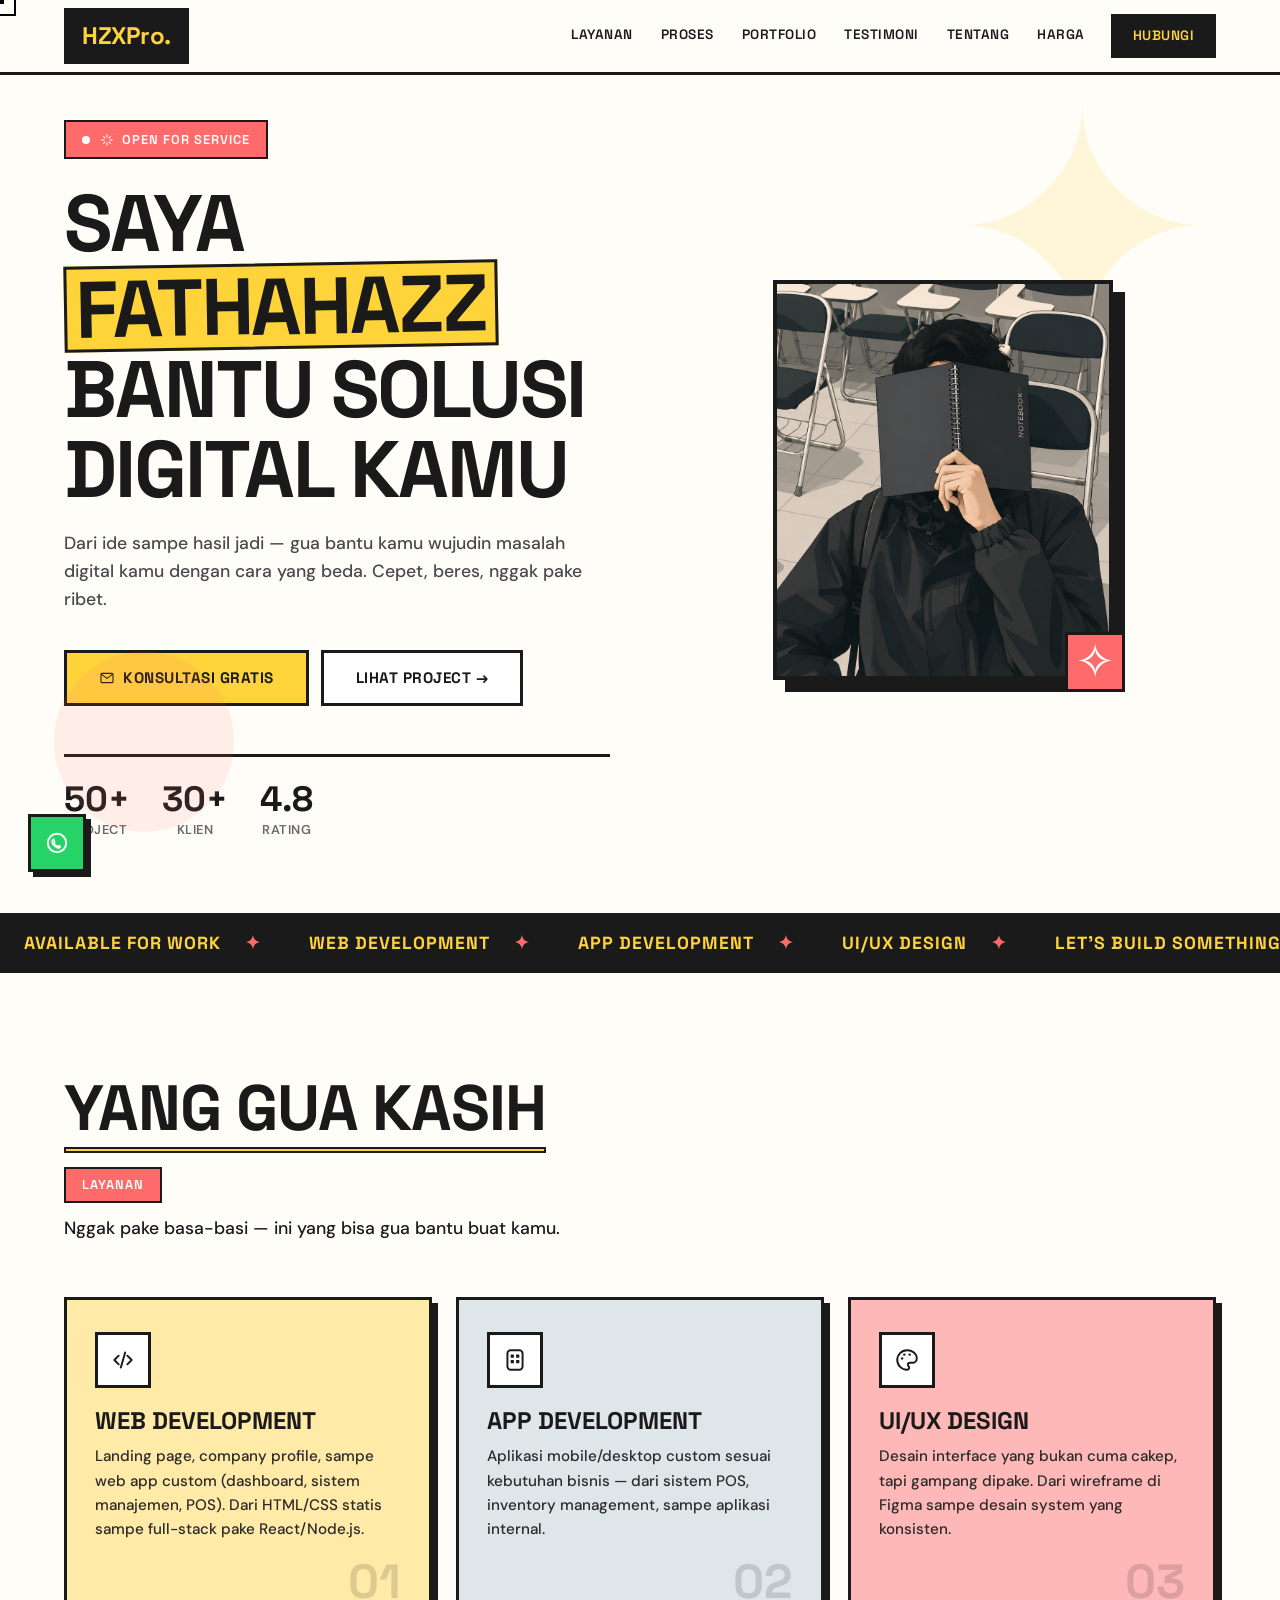
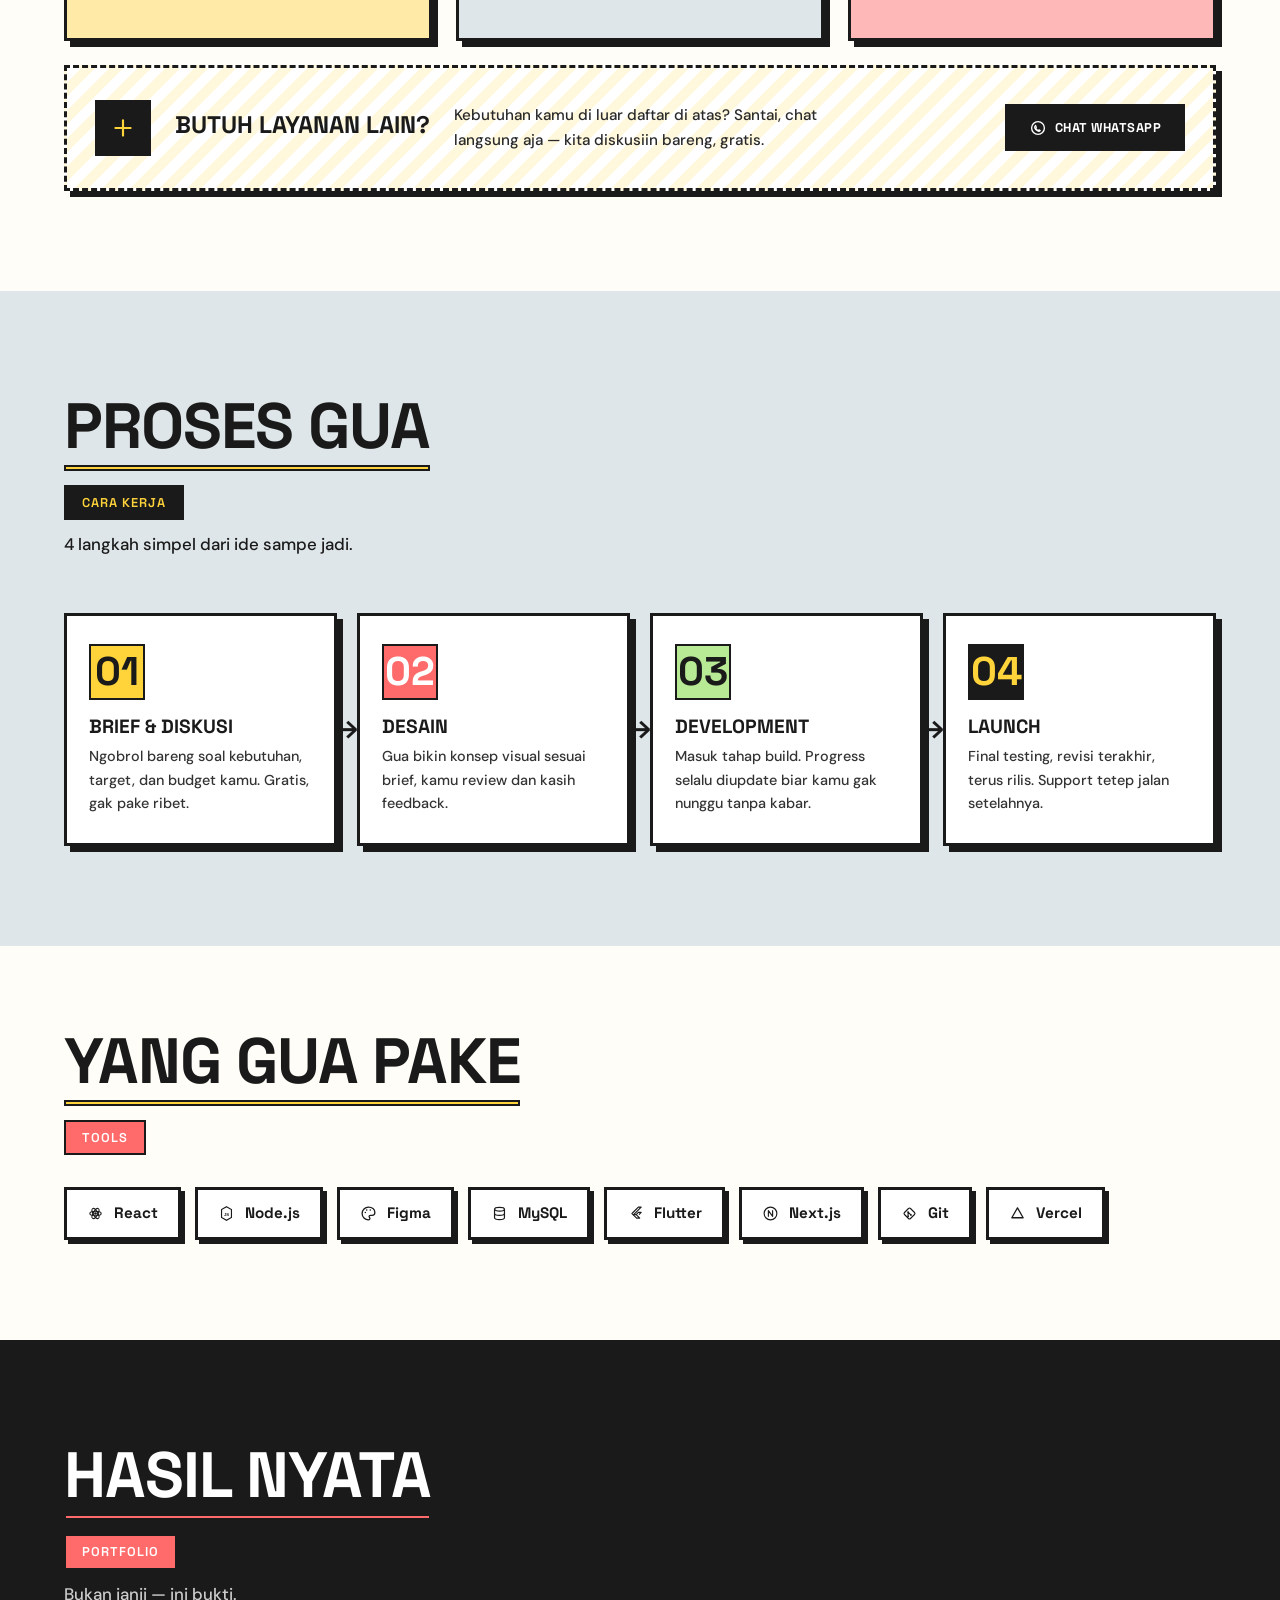
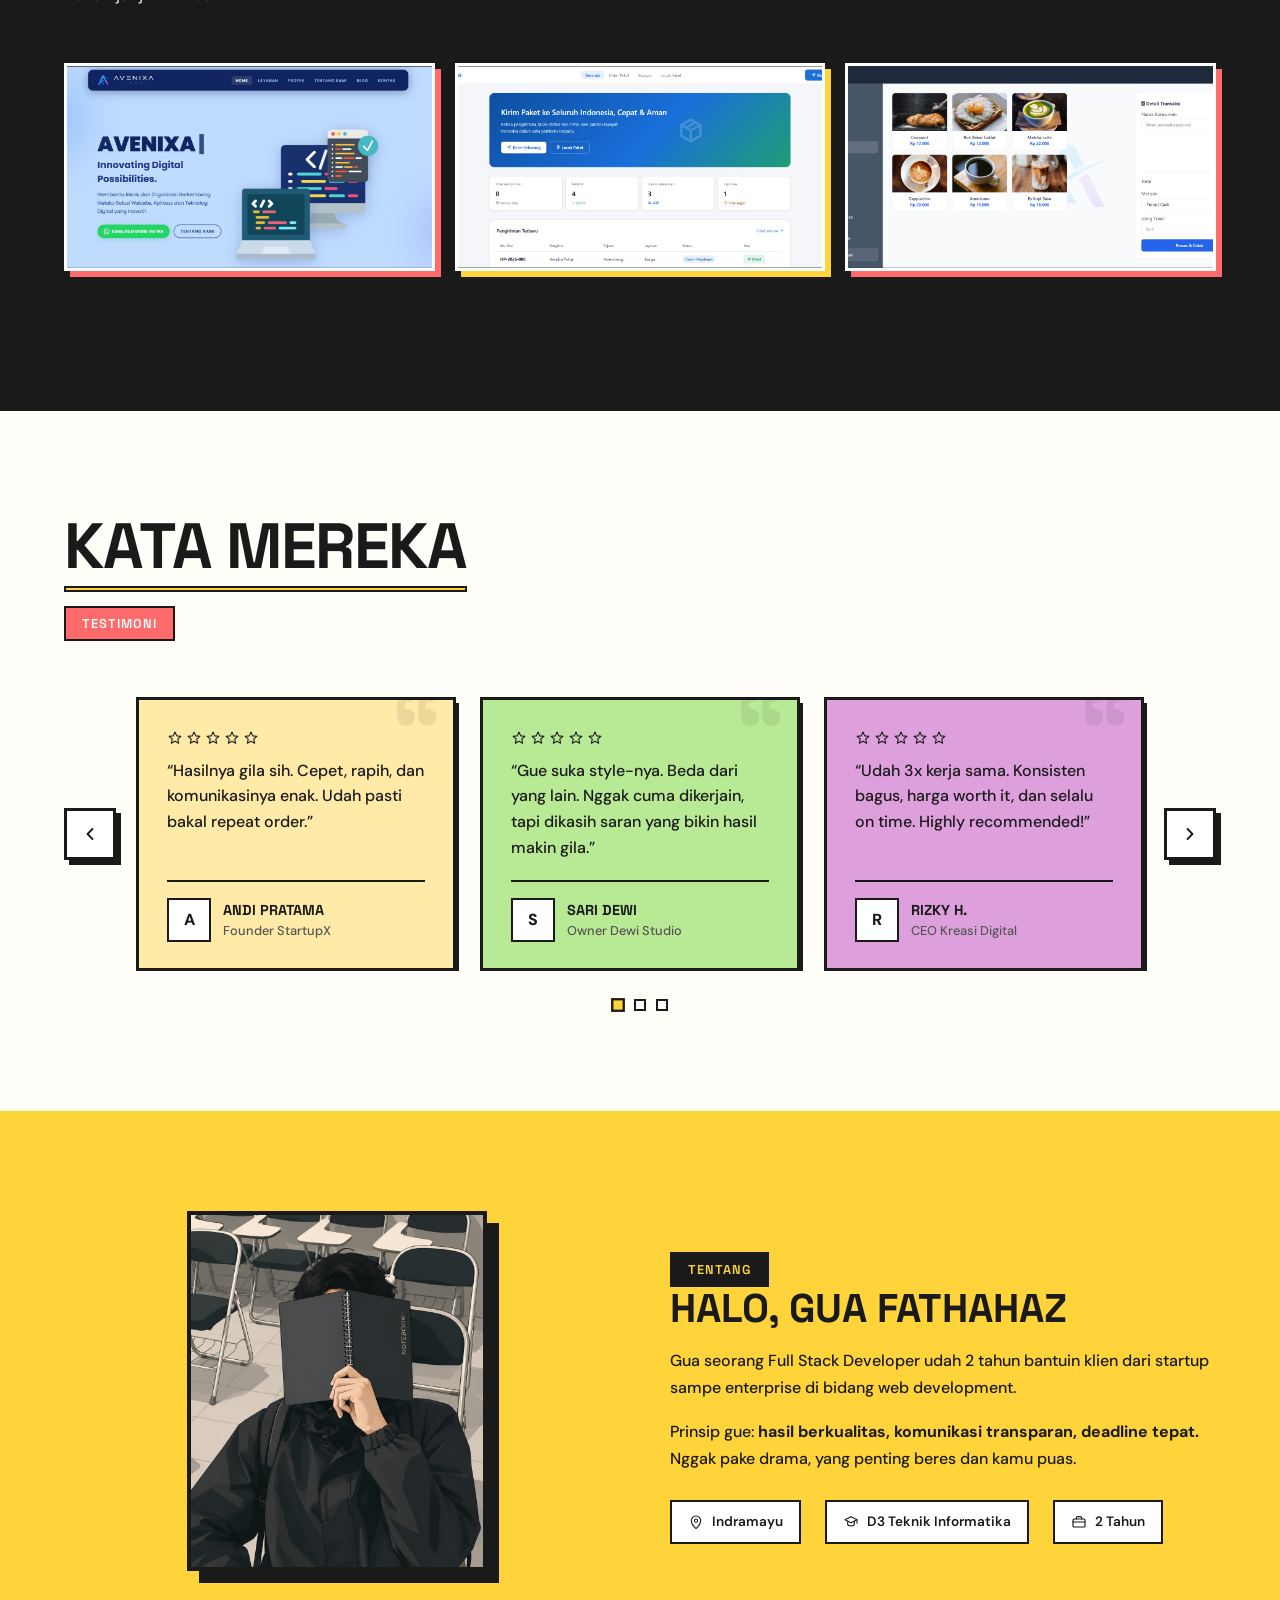
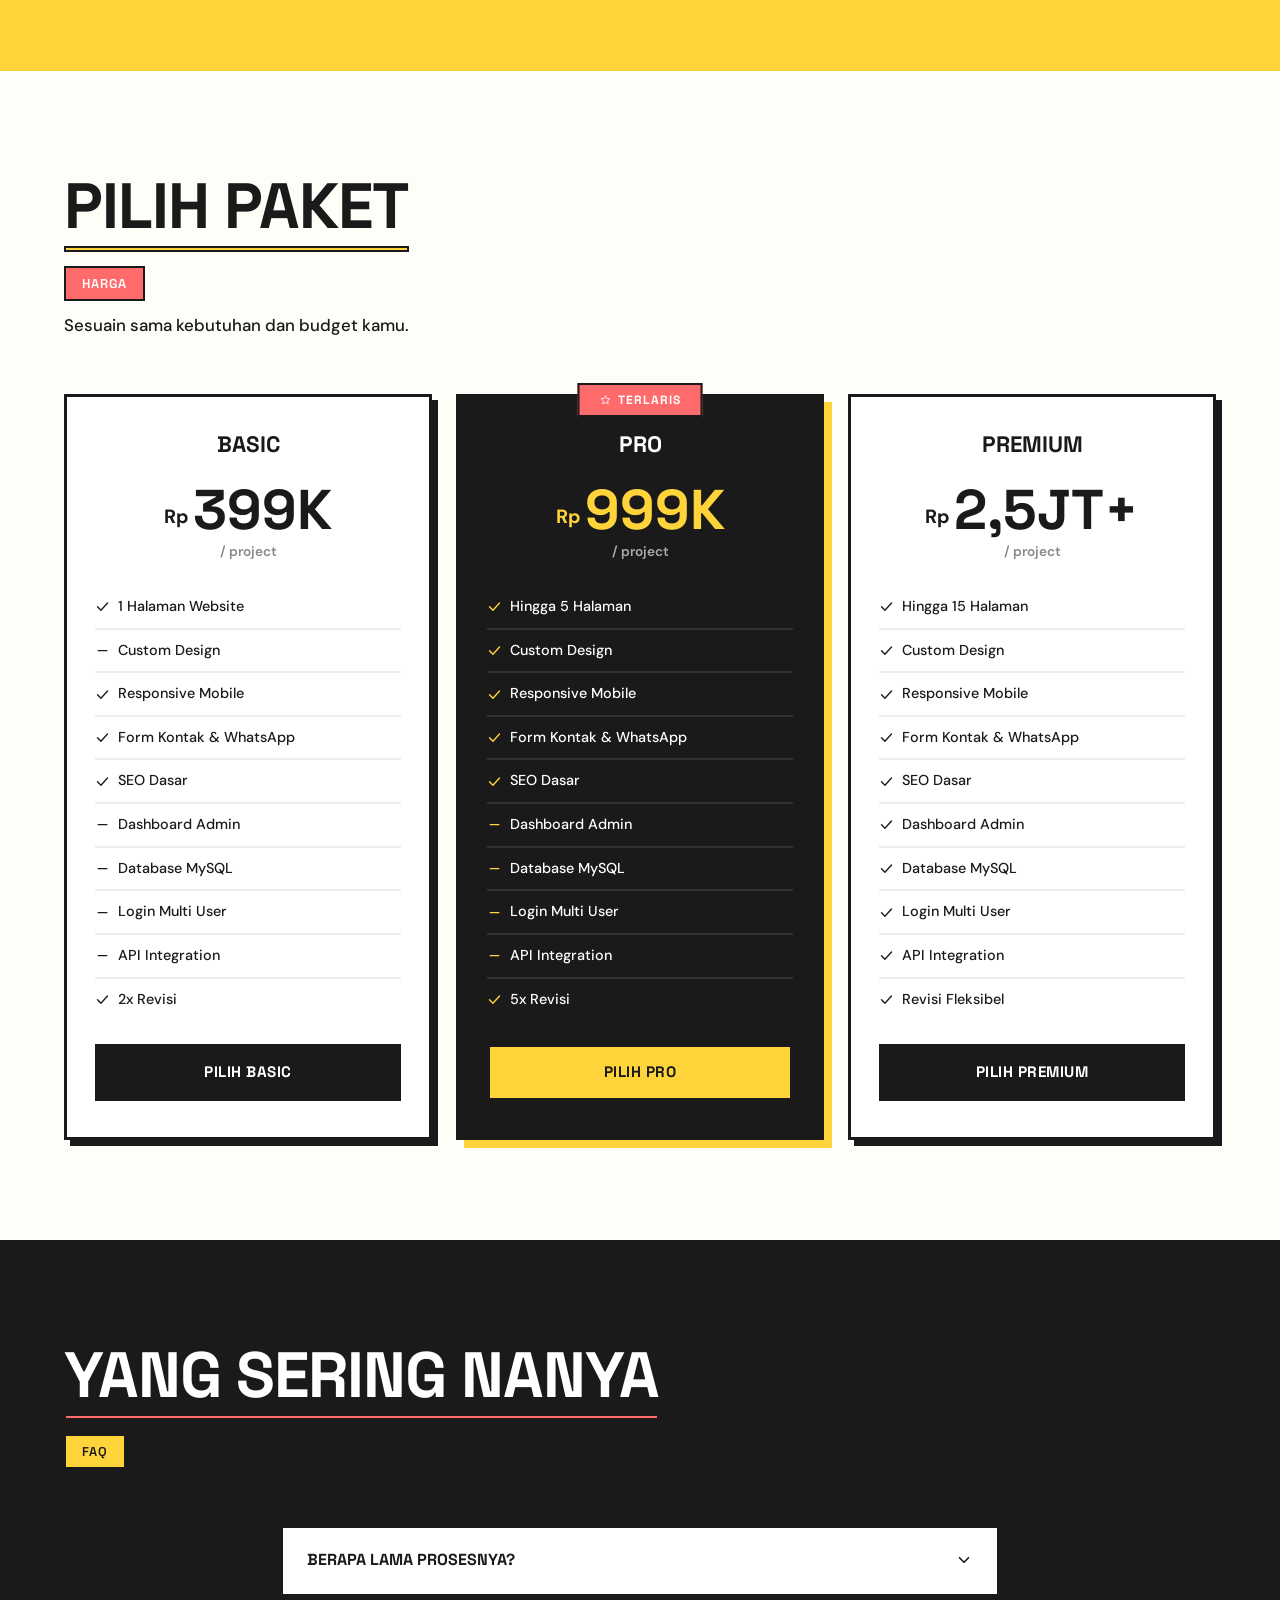
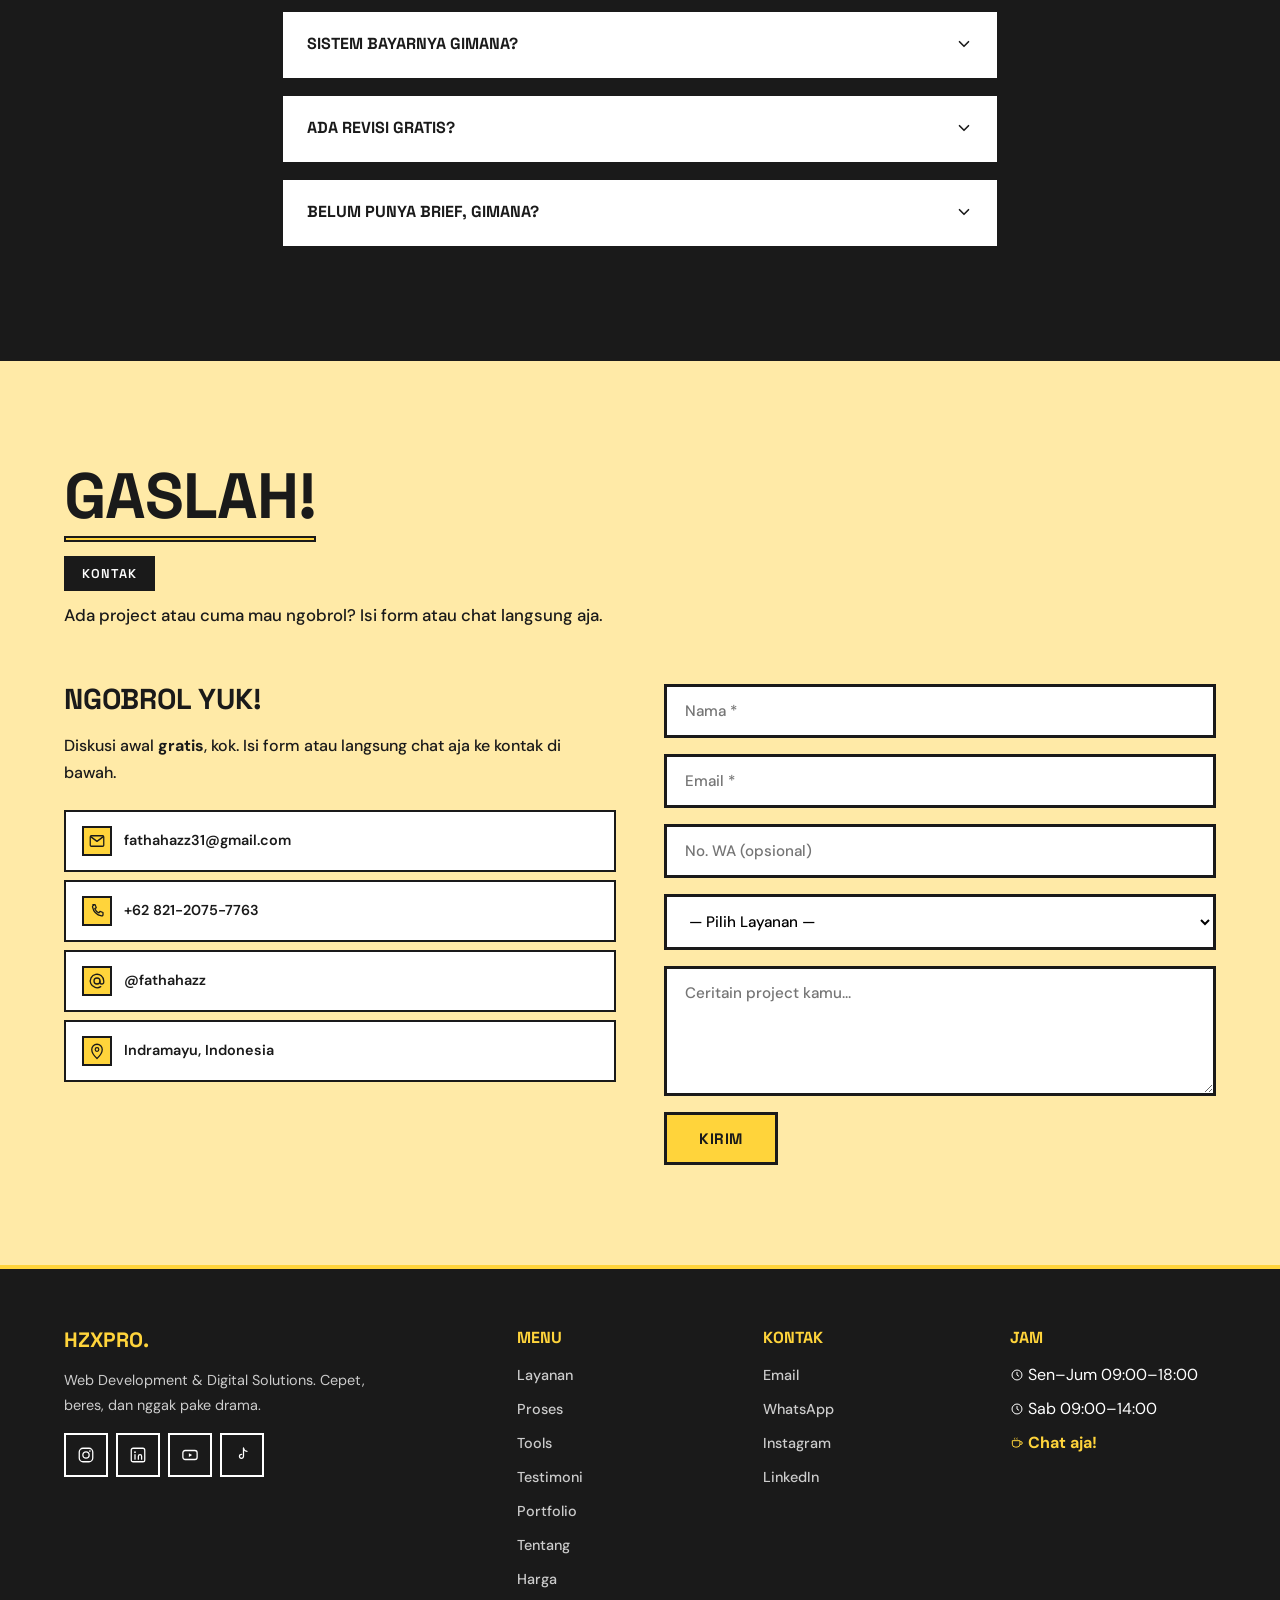
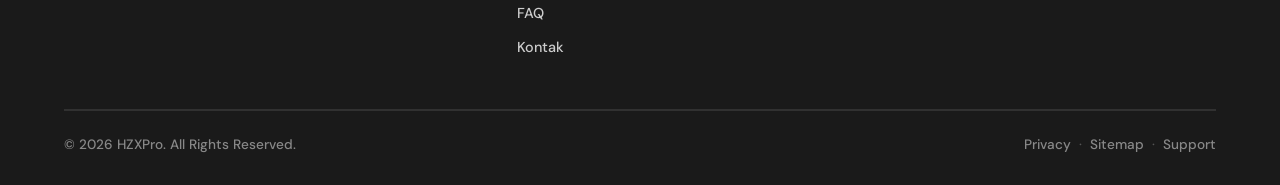
<file: index.html>
<!DOCTYPE html>
<html lang="id">

<head>
    <meta charset="UTF-8" />
    <meta name="viewport" content="width=device-width, initial-scale=1.0" />
    <title>HZXPro — Digital Solutions</title>
    <link rel="preconnect" href="https://fonts.googleapis.com">
    <link
        href="https://fonts.googleapis.com/css2?family=Inter:wght@700;800;900&family=Space+Grotesk:wght@500;600;700&family=DM+Sans:opsz,wght@9..40,400;9..40,500;9..40,600;9..40,700;9..40,800&display=swap"
        rel="stylesheet">
    <link rel="stylesheet" href="style.css" />
    <link rel="icon" type="image/png" href="asset/favicon/favicon.ico" />
</head>

<body>

    <!-- ===== SVG ICON SPRITE (reusable, natural line icons) ===== -->
    <svg style="display:none">
        <symbol id="ic-sparkle" viewBox="0 0 24 24">
            <path d="M12 3v4M12 17v4M3 12h4M17 12h4M6 6l2.5 2.5M15.5 15.5L18 18M18 6l-2.5 2.5M8.5 15.5L6 18"
                stroke="currentColor" stroke-width="1.8" stroke-linecap="round" />
        </symbol>
        <symbol id="ic-bolt" viewBox="0 0 24 24">
            <path d="M13 2 4 14h6l-1 8 9-12h-6l1-8Z" stroke="currentColor" stroke-width="1.8" stroke-linejoin="round"
                stroke-linecap="round" fill="none" />
        </symbol>
        <symbol id="ic-rocket" viewBox="0 0 24 24">
            <path d="M12 2c3 1.5 5 5 5 9 0 2-1 4-2 5l-3 3-3-3c-1-1-2-3-2-5 0-4 2-7.5 5-9Z" stroke="currentColor"
                stroke-width="1.8" stroke-linejoin="round" fill="none" />
            <circle cx="12" cy="10" r="1.8" stroke="currentColor" stroke-width="1.6" fill="none" />
            <path d="M8 16c-2 0.5-3 2-3 5 3 0 4.5-1 5-3M16 16c2 0.5 3 2 3 5-3 0-4.5-1-5-3" stroke="currentColor"
                stroke-width="1.6" stroke-linecap="round" fill="none" />
        </symbol>
        <symbol id="ic-palette" viewBox="0 0 24 24">
            <path
                d="M12 3a9 9 0 1 0 0 18c1.2 0 2-1 2-2 0-.6-.3-1-.6-1.4-.3-.4-.6-.8-.6-1.3 0-1 .8-1.8 1.8-1.8H17a4 4 0 0 0 4-4c0-4.4-4-7.5-9-7.5Z"
                stroke="currentColor" stroke-width="1.8" stroke-linejoin="round" fill="none" />
            <circle cx="7.5" cy="10.5" r="1.1" fill="currentColor" />
            <circle cx="9.5" cy="7" r="1.1" fill="currentColor" />
            <circle cx="14.5" cy="7" r="1.1" fill="currentColor" />
        </symbol>
        <symbol id="ic-plus" viewBox="0 0 24 24">
            <path d="M12 5v14M5 12h14" stroke="currentColor" stroke-width="2" stroke-linecap="round" />
        </symbol>
        <symbol id="ic-chat" viewBox="0 0 24 24">
            <circle cx="12" cy="12" r="8.5" stroke="currentColor" stroke-width="1.8" fill="none" />

            <path
                d="M9 8.5c-.3 0-.6.2-.8.5-.4.5-.7 1.1-.7 1.9 0 1.1.6 2.3 1.5 3.2.9 1 2.1 1.8 3.4 2.2.8.3 1.5.3 2-.1.3-.2.6-.5.7-.9l-1.7-.8-.8.8c-1.8-.7-2.9-1.8-3.5-3.5l.8-.8-.9-1.7Z"
                stroke="currentColor" stroke-width="1.5" stroke-linecap="round" stroke-linejoin="round" fill="none" />
        </symbol>
        <symbol id="ic-arrow-up" viewBox="0 0 24 24">
            <path d="M12 19V5M5 12l7-7 7 7" stroke="currentColor" stroke-width="2.2" stroke-linecap="round"
                stroke-linejoin="round" fill="none" />
        </symbol>
        <symbol id="ic-mail" viewBox="0 0 24 24">
            <rect x="3" y="5" width="18" height="14" rx="1.5" stroke="currentColor" stroke-width="1.7" fill="none" />
            <path d="m4 6.5 8 6 8-6" stroke="currentColor" stroke-width="1.7" stroke-linecap="round"
                stroke-linejoin="round" fill="none" />
        </symbol>
        <symbol id="ic-phone" viewBox="0 0 24 24">
            <path
                d="M6.5 3.5h3l1.5 4-2 1.5a11 11 0 0 0 5.5 5.5l1.5-2 4 1.5v3c0 1-.9 1.8-1.9 1.6-6-1.2-10.9-6-12.1-12.1-.2-1 .6-1.9 1.6-1.9Z"
                stroke="currentColor" stroke-width="1.7" stroke-linejoin="round" fill="none" />
        </symbol>
        <symbol id="ic-at" viewBox="0 0 24 24">
            <circle cx="12" cy="12" r="4" stroke="currentColor" stroke-width="1.7" fill="none" />
            <path d="M16 12v1.5a2.5 2.5 0 0 0 5 0V12a9 9 0 1 0-4 7.5" stroke="currentColor" stroke-width="1.7"
                stroke-linecap="round" fill="none" />
        </symbol>
        <symbol id="ic-pin" viewBox="0 0 24 24">
            <path d="M12 22s7-6.5 7-12a7 7 0 1 0-14 0c0 5.5 7 12 7 12Z" stroke="currentColor" stroke-width="1.7"
                stroke-linejoin="round" fill="none" />
            <circle cx="12" cy="10" r="2.4" stroke="currentColor" stroke-width="1.6" fill="none" />
        </symbol>
        <symbol id="ic-cap" viewBox="0 0 24 24">
            <path d="m12 4 9 4.5-9 4.5-9-4.5Z" stroke="currentColor" stroke-width="1.7" stroke-linejoin="round"
                fill="none" />
            <path d="M7 11v4.5c0 1.4 2.2 2.5 5 2.5s5-1.1 5-2.5V11" stroke="currentColor" stroke-width="1.6"
                stroke-linecap="round" fill="none" />
            <path d="M21 8.5V14" stroke="currentColor" stroke-width="1.6" stroke-linecap="round" />
        </symbol>
        <symbol id="ic-briefcase" viewBox="0 0 24 24">
            <rect x="3" y="7.5" width="18" height="12" rx="1.5" stroke="currentColor" stroke-width="1.7" fill="none" />
            <path d="M8 7.5V6a2 2 0 0 1 2-2h4a2 2 0 0 1 2 2v1.5M3 12h18" stroke="currentColor" stroke-width="1.7"
                stroke-linecap="round" fill="none" />
        </symbol>
        <symbol id="ic-instagram" viewBox="0 0 24 24">
            <rect x="3" y="3" width="18" height="18" rx="5" stroke="currentColor" stroke-width="1.7" fill="none" />
            <circle cx="12" cy="12" r="4.2" stroke="currentColor" stroke-width="1.7" fill="none" />
            <circle cx="17.2" cy="6.8" r="1.1" fill="currentColor" />
        </symbol>
        <symbol id="ic-linkedin" viewBox="0 0 24 24">
            <rect x="3" y="3" width="18" height="18" rx="2.5" stroke="currentColor" stroke-width="1.7" fill="none" />
            <circle cx="8" cy="8.2" r="1.2" fill="currentColor" />
            <path d="M8 11.5v6M12.5 17.5v-3.7c0-1.3.9-2.3 2.2-2.3s2.1 1 2.1 2.3v3.7" stroke="currentColor"
                stroke-width="1.7" stroke-linecap="round" fill="none" />
            <path d="M8 11.5h0" stroke="currentColor" stroke-width="1.7" />
        </symbol>
        <symbol id="ic-youtube" viewBox="0 0 24 24">
            <rect x="2.5" y="6" width="19" height="12" rx="3" stroke="currentColor" stroke-width="1.7" fill="none" />
            <path d="M10.5 9.5v5l4.3-2.5Z" fill="currentColor" />
        </symbol>
        <symbol id="ic-tiktok" viewBox="0 0 24 24">
            <path d="M14 3v10.8a2.7 2.7 0 1 1-2.5-2.7" stroke="currentColor" stroke-width="1.7" stroke-linecap="round"
                fill="none" />
            <path d="M14 3c.4 2.4 2.1 4 4.6 4.2" stroke="currentColor" stroke-width="1.7" stroke-linecap="round"
                fill="none" />
        </symbol>
        <symbol id="ic-window" viewBox="0 0 24 24">
            <rect x="3" y="4" width="18" height="16" rx="1.5" stroke="currentColor" stroke-width="1.7" fill="none" />
            <path d="M3 8.5h18" stroke="currentColor" stroke-width="1.7" />
            <circle cx="6" cy="6.2" r=".6" fill="currentColor" />
            <circle cx="8" cy="6.2" r=".6" fill="currentColor" />
        </symbol>
        <symbol id="ic-mobile" viewBox="0 0 24 24">
            <rect x="7" y="2.5" width="10" height="19" rx="2" stroke="currentColor" stroke-width="1.7" fill="none" />
            <path d="M11 18.3h2" stroke="currentColor" stroke-width="1.7" stroke-linecap="round" />
        </symbol>
        <symbol id="ic-target" viewBox="0 0 24 24">
            <circle cx="12" cy="12" r="8.5" stroke="currentColor" stroke-width="1.7" fill="none" />
            <circle cx="12" cy="12" r="4.7" stroke="currentColor" stroke-width="1.7" fill="none" />
            <circle cx="12" cy="12" r="1.2" fill="currentColor" />
        </symbol>
        <symbol id="ic-camera" viewBox="0 0 24 24">
            <path d="M4 8h3l1.5-2h7L17 8h3a1 1 0 0 1 1 1v9a1 1 0 0 1-1 1H4a1 1 0 0 1-1-1V9a1 1 0 0 1 1-1Z"
                stroke="currentColor" stroke-width="1.7" stroke-linejoin="round" fill="none" />
            <circle cx="12" cy="13" r="3.3" stroke="currentColor" stroke-width="1.7" fill="none" />
        </symbol>
        <symbol id="ic-pencil" viewBox="0 0 24 24">
            <path d="m4 20 1-4.5L15.5 5 19 8.5 8.5 19 4 20Z" stroke="currentColor" stroke-width="1.7"
                stroke-linejoin="round" fill="none" />
            <path d="M13.5 6.7 17.3 10.5" stroke="currentColor" stroke-width="1.7" stroke-linecap="round" />
        </symbol>
        <symbol id="ic-star" viewBox="0 0 24 24">
            <path d="m12 3 2.6 5.8 6.2.6-4.7 4.2 1.4 6.2L12 16.9 6.5 19.8l1.4-6.2L3.2 9.4l6.2-.6Z" stroke="currentColor"
                stroke-width="1.6" stroke-linejoin="round" fill="none" />
        </symbol>
        <symbol id="ic-user" viewBox="0 0 24 24">
            <circle cx="12" cy="8" r="4" stroke="currentColor" stroke-width="1.7" fill="none" />
            <path d="M4.5 20c1.2-4 4-6 7.5-6s6.3 2 7.5 6" stroke="currentColor" stroke-width="1.7"
                stroke-linecap="round" fill="none" />
        </symbol>
        <symbol id="ic-check" viewBox="0 0 24 24">
            <path d="m4 12.5 5.5 5.5L20 6.5" stroke="currentColor" stroke-width="2.2" stroke-linecap="round"
                stroke-linejoin="round" fill="none" />
        </symbol>
        <symbol id="ic-minus" viewBox="0 0 24 24">
            <path d="M5 12h14" stroke="currentColor" stroke-width="2" stroke-linecap="round" />
        </symbol>
        <symbol id="ic-chevron" viewBox="0 0 24 24">
            <path d="m6 9 6 6 6-6" stroke="currentColor" stroke-width="2.2" stroke-linecap="round"
                stroke-linejoin="round" fill="none" />
        </symbol>
        <symbol id="ic-chevron-left" viewBox="0 0 24 24">
            <path d="m15 6-6 6 6 6" stroke="currentColor" stroke-width="2.2" stroke-linecap="round"
                stroke-linejoin="round" fill="none" />
        </symbol>
        <symbol id="ic-chevron-right" viewBox="0 0 24 24">
            <path d="m9 6 6 6-6 6" stroke="currentColor" stroke-width="2.2" stroke-linecap="round"
                stroke-linejoin="round" fill="none" />
        </symbol>
        <symbol id="ic-clock" viewBox="0 0 24 24">
            <circle cx="12" cy="12" r="8.5" stroke="currentColor" stroke-width="1.7" fill="none" />
            <path d="M12 7.5V12l3 2" stroke="currentColor" stroke-width="1.7" stroke-linecap="round" fill="none" />
        </symbol>
        <symbol id="ic-coffee" viewBox="0 0 24 24">
            <path d="M4 8h13v6a5 5 0 0 1-5 5H9a5 5 0 0 1-5-5V8Z" stroke="currentColor" stroke-width="1.7"
                stroke-linejoin="round" fill="none" />
            <path d="M17 9.5h1.5a2.5 2.5 0 0 1 0 5H17" stroke="currentColor" stroke-width="1.7" fill="none" />
            <path d="M8 3.5c-.6.8-.6 1.4 0 2.2M12 3.5c-.6.8-.6 1.4 0 2.2" stroke="currentColor" stroke-width="1.5"
                stroke-linecap="round" />
        </symbol>
        <symbol id="ic-git" viewBox="0 0 24 24">
            <circle cx="6" cy="6" r="2.3" stroke="currentColor" stroke-width="1.6" fill="none" />
            <circle cx="6" cy="18" r="2.3" stroke="currentColor" stroke-width="1.6" fill="none" />
            <circle cx="18" cy="6" r="2.3" stroke="currentColor" stroke-width="1.6" fill="none" />
            <path d="M6 8.3v7.4M8.3 6H16a2 2 0 0 1 2 2v0" stroke="currentColor" stroke-width="1.6"
                stroke-linecap="round" fill="none" />
        </symbol>
        <symbol id="ic-cloud" viewBox="0 0 24 24">
            <path d="M7 18h10.5a3.5 3.5 0 0 0 0-7 5.5 5.5 0 0 0-10.6-1.7A4 4 0 0 0 7 18Z" stroke="currentColor"
                stroke-width="1.7" stroke-linejoin="round" fill="none" />
        </symbol>
        <symbol id="ic-db" viewBox="0 0 24 24">
            <ellipse cx="12" cy="6" rx="7" ry="2.6" stroke="currentColor" stroke-width="1.7" fill="none" />
            <path d="M5 6v6c0 1.4 3.1 2.6 7 2.6s7-1.2 7-2.6V6M5 12v6c0 1.4 3.1 2.6 7 2.6s7-1.2 7-2.6v-6"
                stroke="currentColor" stroke-width="1.7" fill="none" />
        </symbol>
        <symbol id="ic-code" viewBox="0 0 24 24">
            <path d="M8 8 4 12l4 4" stroke="currentColor" stroke-width="1.8" stroke-linecap="round"
                stroke-linejoin="round" fill="none" />

            <path d="m16 8 4 4-4 4" stroke="currentColor" stroke-width="1.8" stroke-linecap="round"
                stroke-linejoin="round" fill="none" />

            <path d="m14 5-4 14" stroke="currentColor" stroke-width="1.8" stroke-linecap="round" fill="none" />
        </symbol>
        <symbol id="ic-app" viewBox="0 0 24 24">
            <rect x="5" y="3" width="14" height="18" rx="3" stroke="currentColor" stroke-width="1.8" fill="none" />

            <rect x="8" y="7" width="3" height="3" rx=".5" fill="currentColor" />

            <rect x="13" y="7" width="3" height="3" rx=".5" fill="currentColor" />

            <rect x="8" y="12" width="3" height="3" rx=".5" fill="currentColor" />

            <rect x="13" y="12" width="3" height="3" rx=".5" fill="currentColor" />
        </symbol>
        <symbol id="ic-react" viewBox="0 0 24 24">
            <circle cx="12" cy="12" r="1.8" fill="currentColor" />

            <ellipse cx="12" cy="12" rx="8" ry="3.2" stroke="currentColor" stroke-width="1.5" fill="none" />

            <ellipse cx="12" cy="12" rx="8" ry="3.2" transform="rotate(60 12 12)" stroke="currentColor"
                stroke-width="1.5" fill="none" />

            <ellipse cx="12" cy="12" rx="8" ry="3.2" transform="rotate(-60 12 12)" stroke="currentColor"
                stroke-width="1.5" fill="none" />
        </symbol>
        <symbol id="ic-nodejs" viewBox="0 0 24 24">
            <path d="M12 2.5 19 6.5v11L12 21.5 5 17.5v-11L12 2.5Z" stroke="currentColor" stroke-width="1.6"
                fill="none" />
            <text x="12" y="15" text-anchor="middle" font-size="6" font-family="Arial" fill="currentColor">JS</text>
        </symbol>
        <symbol id="ic-flutter" viewBox="0 0 24 24">
            <path d="M7 12 16 3h4L9 14Z" stroke="currentColor" stroke-width="1.6" fill="none" stroke-linejoin="round" />

            <path d="M9 14 13.5 18.5H18L13 13.5Z" stroke="currentColor" stroke-width="1.6" fill="none"
                stroke-linejoin="round" />

            <path d="M13 13.5 16 10.5H20L17 13.5" stroke="currentColor" stroke-width="1.6" fill="none"
                stroke-linejoin="round" />
        </symbol>
        <symbol id="ic-nextjs" viewBox="0 0 24 24">
            <circle cx="12" cy="12" r="9" stroke="currentColor" stroke-width="1.6" fill="none" />

            <path d="M9 16V8l6 8V8" stroke="currentColor" stroke-width="1.6" stroke-linecap="round"
                stroke-linejoin="round" fill="none" />
        </symbol>
        <symbol id="ic-gitt" viewBox="0 0 24 24">
            <rect x="6" y="6" width="12" height="12" rx="2" transform="rotate(45 12 12)" stroke="currentColor"
                stroke-width="1.6" fill="none" />

            <circle cx="10" cy="10" r="1.2" fill="currentColor" />

            <circle cx="14" cy="14" r="1.2" fill="currentColor" />

            <circle cx="10" cy="16" r="1.2" fill="currentColor" />

            <path d="M10 10v6M10 10l4 4" stroke="currentColor" stroke-width="1.6" stroke-linecap="round" />
        </symbol>
        <symbol id="ic-vercel" viewBox="0 0 24 24">
            <path d="M12 4 20 18H4L12 4Z" stroke="currentColor" stroke-width="1.8" stroke-linejoin="round"
                fill="none" />
        </symbol>
    </svg>

    <!-- ===== CUSTOM CURSOR ===== -->
    <div class="cursor-dot" id="cursorDot"></div>
    <div class="cursor-outline" id="cursorOutline"></div>
    <div class="scroll-progress" id="scrollProgress"></div>

    <!-- ===== NAVBAR ===== -->
    <nav class="navbar" id="navbar">
        <div class="container">
            <a href="index.html" class="logo">HZXPro.</a>
            <div class="nav-links" id="navLinks">
                <a href="#services">Layanan</a>
                <a href="#process">Proses</a>
                <a href="#portfolio">Portfolio</a>
                <a href="#testimonials">Testimoni</a>
                <a href="#about">Tentang</a>
                <a href="#pricing">Harga</a>
                <a href="#contact" class="nav-cta">Hubungi</a>
            </div>
            <button class="hamburger" id="hamburger" aria-label="Menu">
                <span></span><span></span><span></span>
            </button>
        </div>
    </nav>

    <!-- ===== HERO ===== -->
    <section class="hero" id="home">
        <div class="container hero-grid">
            <div>
                <div class="hero-badge"><svg class="ic" width="14" height="14">
                        <use href="#ic-sparkle" /></svg> OPEN FOR SERVICE</div>
                <h1>
                    SAYA <span class="highlight">FATHAHAZZ</span><br />
                    BANTU SOLUSI DIGITAL KAMU
                </h1>
                <p>
                    Dari ide sampe hasil jadi — gua bantu kamu wujudin masalah digital kamu
                    dengan cara yang beda. Cepet, beres, nggak pake ribet.
                </p>
                <div class="hero-buttons">
                    <a href="#contact" class="neo-btn neo-btn-primary"><svg class="ic" width="16" height="16">
                            <use href="#ic-mail" /></svg> Konsultasi Gratis</a>
                    <a href="#portfolio" class="neo-btn">Lihat Project →</a>
                </div>
                <div class="hero-stats">
                    <div><span class="num">50+</span><span class="lbl">Project</span></div>
                    <div><span class="num">30+</span><span class="lbl">Klien</span></div>
                    <div><span class="num">4.8</span><span class="lbl">Rating</span></div>
                </div>
            </div>
            <div class="hero-image">
                <div class="avatar-box">
                    <div class="avatar-frame">
                        <img src="asset/hazz1.png" alt="Avatar" class="avatar" />
                    </div>
                </div>
            </div>
        </div>
    </section>

    <!-- ===== MARQUEE ===== -->
    <div class="marquee-strip">
        <div class="marquee-track">
            <span>Available For Work</span>
            <span>Web Development</span>
            <span>App Development</span>
            <span>UI/UX Design</span>
            <span>Let's Build Something</span>
            <span>Available For Work</span>
            <span>Web Development</span>
            <span>App Development</span>
            <span>UI/UX Design</span>
            <span>Let's Build Something</span>
        </div>
    </div>

    <!-- ===== LAYANAN ===== -->
    <section class="services" id="services">
        <div class="container">
            <div class="section-header reveal">
                <h2 class="section-title">Yang Gua Kasih</h2>
                <span class="neo-tag" style="background:#FF6B6B;">Layanan</span>
                <p style="font-weight:500;font-size:1.1rem;margin-top:12px;max-width:500px;">Nggak pake basa-basi — ini
                    yang bisa gua bantu buat kamu.</p>
            </div>
            <div class="services-grid">
                <div class="service-card reveal">
                    <div class="service-icon"><svg class="ic" width="26" height="26">
                            <use href="#ic-code" /></svg></div>
                    <h3>Web Development</h3>
                    <p>Landing page, company profile, sampe web app custom (dashboard, sistem manajemen, POS). Dari
                        HTML/CSS statis sampe full-stack pake React/Node.js.</p>
                    <div class="service-num">01</div>
                </div>
                <div class="service-card reveal">
                    <div class="service-icon"><svg class="ic" width="26" height="26">
                            <use href="#ic-app" /></svg></div>
                    <h3>App Development</h3>
                    <p>Aplikasi mobile/desktop custom sesuai kebutuhan bisnis — dari sistem POS, inventory management,
                        sampe aplikasi internal.</p>
                    <div class="service-num">02</div>
                </div>
                <div class="service-card reveal">
                    <div class="service-icon"><svg class="ic" width="26" height="26">
                            <use href="#ic-palette" /></svg></div>
                    <h3>UI/UX Design</h3>
                    <p>Desain interface yang bukan cuma cakep, tapi gampang dipake. Dari wireframe di Figma sampe desain
                        system yang konsisten.</p>
                    <div class="service-num">03</div>
                </div>
                <a href="https://wa.me/6282110757763?text=Halo%2C%20gua%20mau%20nanya%20soal%20layanan%20di%20luar%20yang%20tercantum%20di%20web."
                    target="_blank" rel="noopener" class="service-card service-card-custom reveal">
                    <div class="service-icon service-icon-custom"><svg class="ic" width="26" height="26">
                            <use href="#ic-plus" /></svg></div>
                    <h3>Butuh Layanan Lain?</h3>
                    <p>Kebutuhan kamu di luar daftar di atas? Santai, chat langsung aja — kita diskusiin bareng, gratis.
                    </p>
                    <div class="service-num-cta">
                        <svg class="ic" width="18" height="18">
                            <use href="#ic-chat" /></svg>
                        Chat WhatsApp
                    </div>
                </a>
            </div>
        </div>
    </section>

    <!-- ===== PROSES KERJA ===== -->
    <section class="process" id="process">
        <div class="container">
            <div class="section-header reveal">
                <h2 class="section-title">Proses Gua</h2>
                <span class="neo-tag" style="background:#1a1a1a; color:#FFD43B;">Cara Kerja</span>
                <p style="font-weight:500;font-size:1.05rem;margin-top:12px;max-width:500px;">4 langkah simpel dari ide
                    sampe jadi.</p>
            </div>
            <div class="process-steps">
                <div class="process-step reveal">
                    <div class="step-num">01</div>
                    <h3>Brief & Diskusi</h3>
                    <p>Ngobrol bareng soal kebutuhan, target, dan budget kamu. Gratis, gak pake ribet.</p>
                    <span class="process-arrow">→</span>
                </div>
                <div class="process-step reveal">
                    <div class="step-num">02</div>
                    <h3>Desain</h3>
                    <p>Gua bikin konsep visual sesuai brief, kamu review dan kasih feedback.</p>
                    <span class="process-arrow">→</span>
                </div>
                <div class="process-step reveal">
                    <div class="step-num">03</div>
                    <h3>Development</h3>
                    <p>Masuk tahap build. Progress selalu diupdate biar kamu gak nunggu tanpa kabar.</p>
                    <span class="process-arrow">→</span>
                </div>
                <div class="process-step reveal">
                    <div class="step-num">04</div>
                    <h3>Launch</h3>
                    <p>Final testing, revisi terakhir, terus rilis. Support tetep jalan setelahnya.</p>
                </div>
            </div>
        </div>
    </section>

    <!-- ===== TECH STACK ===== -->
    <section class="stack" id="stack">
        <div class="container">
            <div class="section-header reveal" style="margin-bottom:32px;">
                <h2 class="section-title">Yang Gua Pake</h2>
                <span class="neo-tag" style="background:#FF6B6B;">Tools</span>
            </div>
            <div class="stack-badges reveal">
                <span class="stack-badge"><svg class="ic" width="17" height="17">
                        <use href="#ic-react" /></svg> React</span>
                <span class="stack-badge"><svg class="ic" width="17" height="17">
                        <use href="#ic-nodejs" /></svg> Node.js</span>
                <span class="stack-badge"><svg class="ic" width="17" height="17">
                        <use href="#ic-palette" /></svg> Figma</span>
                <span class="stack-badge"><svg class="ic" width="17" height="17">
                        <use href="#ic-db" /></svg> MySQL</span>
                <span class="stack-badge"><svg class="ic" width="17" height="17">
                        <use href="#ic-flutter" /></svg> Flutter</span>
                <span class="stack-badge"><svg class="ic" width="17" height="17">
                        <use href="#ic-nextjs" /></svg> Next.js</span>
                <span class="stack-badge"><svg class="ic" width="17" height="17">
                        <use href="#ic-gitt" /></svg> Git</span>
                <span class="stack-badge"><svg class="ic" width="17" height="17">
                        <use href="#ic-vercel" /></svg> Vercel</span>
            </div>
        </div>
    </section>

    <!-- ===== PORTFOLIO ===== -->
    <section class="portfolio" id="portfolio">
        <div class="container">
            <div class="section-header reveal">
                <h2 class="section-title">Hasil Nyata</h2>
                <span class="neo-tag" style="background:#FF6B6B;">Portfolio</span>
                <p style="font-weight:500;font-size:1.05rem;margin-top:12px;color:#ccc;max-width:500px;">Bukan janji —
                    ini bukti.</p>
            </div>
            <div class="portfolio-grid" id="portfolioGrid">
                <div class="portfolio-item reveal">
                    <img src="asset/p1.png" alt="" srcset="" class="portfolio-img" />
                    <div class="overlay">
                        <h4>Avenixa Labs</h4>
                        <p>Web — 2026</p>
                        <div class="overlay-btns"><a href="https://avenixalabs.my.id/" class="demo-btn" target="_blank"
                                rel="noopener">Demo
                                →</a></div>
                    </div>
                </div>
                <div class="portfolio-item reveal">
                    <img src="asset/p2.png" alt="" srcset="" class="portfolio-img" />
                    <div class="overlay">
                        <h4>HAZZ PARCEL</h4>
                        <p>WEB — 2026</p>
                        <div class="overlay-btns"><a href="https://hzx-greedy.github.io/HAZZPARCEL" class="demo-btn" target="_blank" rel="noopener">Demo
                                →</a></div>
                    </div>
                </div>
                <div class="portfolio-item reveal">
                    <img src="asset/p3.png" alt="" srcset="" class="portfolio-img" />
                    <div class="overlay">
                        <h4>POS Demo</h4>
                        <p>WEB APP — 2026</p>
                        <div class="overlay-btns"><a href="https://hzx-greedy.github.io/POSDemo/" class="demo-btn" target="_blank" rel="noopener">Demo
                                →</a></div>
                    </div>
                </div>
                <!-- <div class="portfolio-item reveal portfolio-extra"> 
                    <svg class="ic port-icon" width="52" height="52">
                        <use href="#ic-camera" /></svg>
                    <div class="overlay">
                        <h4>Project 4</h4>
                        <p>Kategori — 2026</p>
                        <div class="overlay-btns"><a href="#" class="demo-btn" target="_blank" rel="noopener">Demo
                                →</a></div>
                    </div>
                </div>
                <div class="portfolio-item reveal portfolio-extra">
                    <svg class="ic port-icon" width="52" height="52">
                        <use href="#ic-pencil" /></svg>
                    <div class="overlay">
                        <h4>Project 5</h4>
                        <p>Kategori — 2026</p>
                        <div class="overlay-btns"><a href="#" class="demo-btn" target="_blank" rel="noopener">Demo
                                →</a></div>
                    </div>
                </div>
                <div class="portfolio-item reveal portfolio-extra">
                    <svg class="ic port-icon" width="52" height="52">
                        <use href="#ic-rocket" /></svg>
                    <div class="overlay">
                        <h4>Project 6</h4>
                        <p>Kategori — 2026</p>
                        <div class="overlay-btns"><a href="#" class="demo-btn" target="_blank" rel="noopener">Demo
                                →</a></div>
                    </div>
                </div>-->
            </div>
            <div class="portfolio-more-wrap">
                <button class="neo-btn neo-btn-primary" id="portfolioMoreBtn">
                    Tampilkan Lebih Banyak
                    <svg class="ic" width="16" height="16" id="portfolioMoreIcon">
                        <use href="#ic-chevron" /></svg>
                </button>
            </div>
        </div>
    </section>

    <!-- ===== TESTIMONIALS ===== -->
    <section class="testimonials" id="testimonials">
        <div class="container">
            <div class="section-header reveal">
                <h2 class="section-title">Kata Mereka</h2>
                <span class="neo-tag" style="background:#FF6B6B;">Testimoni</span>
            </div>

            <div class="testi-carousel reveal" id="testiCarousel">
                <button class="testi-arrow testi-arrow-left" id="testiPrev" aria-label="Sebelumnya">
                    <svg class="ic" width="20" height="20">
                        <use href="#ic-chevron-left" /></svg>
                </button>
                <div class="testi-viewport" id="testiViewport">
                    <div class="testi-track" id="testiTrack"></div>
                </div>
                <button class="testi-arrow testi-arrow-right" id="testiNext" aria-label="Selanjutnya">
                    <svg class="ic" width="20" height="20">
                        <use href="#ic-chevron-right" /></svg>
                </button>
            </div>
            <div class="testi-dots" id="testiDots"></div>
        </div>
    </section>

    <!-- ===== TENTANG ===== -->
    <section class="about" id="about">
        <div class="container about-grid">
            <div class="about-image reveal">
                <div class="avatar-big">
                    <div class="avatar-big-frame">
                        <img src="asset/hazz1.png" alt="Foto" class="avatar-big-img" />
                    </div>
                </div>
            </div>
            <div class="reveal">
                <span class="neo-tag" style="background:#1a1a1a; color:#FFD43B;">Tentang</span>
                <h2>HALO, GUA FATHAHAZ</h2>
                <p>Gua seorang Full Stack Developer udah 2 tahun bantuin klien dari startup sampe enterprise di bidang
                    web development.</p>
                <p>Prinsip gue: <strong>hasil berkualitas, komunikasi transparan, deadline tepat.</strong> Nggak pake
                    drama, yang penting beres dan kamu puas.</p>
                <div class="about-details">
                    <div><svg class="ic" width="16" height="16">
                            <use href="#ic-pin" /></svg> Indramayu</div>
                    <div><svg class="ic" width="16" height="16">
                            <use href="#ic-cap" /></svg> D3 Teknik Informatika</div>
                    <div><svg class="ic" width="16" height="16">
                            <use href="#ic-briefcase" /></svg> 2 Tahun</div>
                </div>
            </div>
        </div>
    </section>

    <!-- ===== HARGA ===== -->
    <section class="pricing" id="pricing">
        <div class="container">
            <div class="section-header reveal">
                <h2 class="section-title">Pilih Paket</h2>
                <span class="neo-tag" style="background:#FF6B6B;">Harga</span>
                <p style="font-weight:500;font-size:1.05rem;margin-top:12px;">Sesuain sama kebutuhan dan budget kamu.
                </p>
            </div>
            <div class="pricing-grid">
                <div class="price-card reveal">
                    <h3>Basic</h3>
                    <div class="price-wrap">
                        <span class="currency">Rp</span>
                        <span class="price">399K</span>
                        <span class="period">/ project</span>
                    </div>
                    <ul>
                        <li><svg class="ic" width="15" height="15">
                                <use href="#ic-check" /></svg> 1 Halaman Website</li>
                        <li><svg class="ic" width="15" height="15">
                                <use href="#ic-minus" /></svg> Custom Design</li>
                        <li><svg class="ic" width="15" height="15">
                                <use href="#ic-check" /></svg> Responsive Mobile</li>
                        <li><svg class="ic" width="15" height="15">
                                <use href="#ic-check" /></svg> Form Kontak & WhatsApp</li>
                        <li><svg class="ic" width="15" height="15">
                                <use href="#ic-check" /></svg> SEO Dasar</li>
                        <li><svg class="ic" width="15" height="15">
                                <use href="#ic-minus" /></svg> Dashboard Admin</li>
                        <li><svg class="ic" width="15" height="15">
                                <use href="#ic-minus" /></svg> Database MySQL</li>
                        <li><svg class="ic" width="15" height="15">
                                <use href="#ic-minus" /></svg> Login Multi User</li>
                        <li><svg class="ic" width="15" height="15">
                                <use href="#ic-minus" /></svg> API Integration</li>
                        <li><svg class="ic" width="15" height="15">
                                <use href="#ic-check" /></svg> 2x Revisi</li>
                    </ul>
                    <a href="#contact" class="neo-btn neo-btn-dark">Pilih Basic</a>
                </div>
                <div class="price-card featured reveal">
                    <span class="popular-badge"><svg class="ic" width="12" height="12">
                            <use href="#ic-star" /></svg> TERLARIS</span>
                    <h3>Pro</h3>
                    <div class="price-wrap">
                        <span class="currency">Rp</span>
                        <span class="price">999K</span>
                        <span class="period">/ project</span>
                    </div>
                    <ul>
                        <li><svg class="ic" width="15" height="15">
                                <use href="#ic-check" /></svg> Hingga 5 Halaman</li>
                        <li><svg class="ic" width="15" height="15">
                                <use href="#ic-check" /></svg> Custom Design</li>
                        <li><svg class="ic" width="15" height="15">
                                <use href="#ic-check" /></svg> Responsive Mobile</li>
                        <li><svg class="ic" width="15" height="15">
                                <use href="#ic-check" /></svg> Form Kontak & WhatsApp</li>
                        <li><svg class="ic" width="15" height="15">
                                <use href="#ic-check" /></svg> SEO Dasar</li>
                        <li><svg class="ic" width="15" height="15">
                                <use href="#ic-minus" /></svg> Dashboard Admin</li>
                        <li><svg class="ic" width="15" height="15">
                                <use href="#ic-minus" /></svg> Database MySQL</li>
                        <li><svg class="ic" width="15" height="15">
                                <use href="#ic-minus" /></svg> Login Multi User</li>
                        <li><svg class="ic" width="15" height="15">
                                <use href="#ic-minus" /></svg> API Integration</li>
                        <li><svg class="ic" width="15" height="15">
                                <use href="#ic-check" /></svg> 5x Revisi</li>
                    </ul>
                    <a href="#contact" class="neo-btn neo-btn-primary">Pilih Pro</a>
                </div>
                <div class="price-card reveal">
                    <h3>Premium</h3>
                    <div class="price-wrap">
                        <span class="currency">Rp</span>
                        <span class="price">2,5JT+</span>
                        <span class="period">/ project</span>
                    </div>
                    <ul>
                        <li><svg class="ic" width="15" height="15">
                                <use href="#ic-check" /></svg> Hingga 15 Halaman</li>
                        <li><svg class="ic" width="15" height="15">
                                <use href="#ic-check" /></svg> Custom Design</li>
                        <li><svg class="ic" width="15" height="15">
                                <use href="#ic-check" /></svg> Responsive Mobile</li>
                        <li><svg class="ic" width="15" height="15">
                                <use href="#ic-check" /></svg> Form Kontak & WhatsApp</li>
                        <li><svg class="ic" width="15" height="15">
                                <use href="#ic-check" /></svg> SEO Dasar</li>
                        <li><svg class="ic" width="15" height="15">
                                <use href="#ic-check" /></svg> Dashboard Admin</li>
                        <li><svg class="ic" width="15" height="15">
                                <use href="#ic-check" /></svg> Database MySQL</li>
                        <li><svg class="ic" width="15" height="15">
                                <use href="#ic-check" /></svg> Login Multi User</li>
                        <li><svg class="ic" width="15" height="15">
                                <use href="#ic-check" /></svg> API Integration</li>
                        <li><svg class="ic" width="15" height="15">
                                <use href="#ic-check" /></svg> Revisi Fleksibel</li>
                    </ul>
                    <a href="#contact" class="neo-btn neo-btn-dark">Pilih Premium</a>
                </div>
            </div>
        </div>
    </section>

    <!-- ===== FAQ ===== -->
    <section class="faq-section" id="faq">
        <div class="container">
            <div class="section-header reveal">
                <h2 class="section-title">Yang Sering Nanya</h2>
                <span class="neo-tag" style="background:#FFD43B; color:#1a1a1a;">FAQ</span>
            </div>
            <div class="faq-list">
                <div class="faq-item reveal">
                    <div class="faq-question">
                        Berapa lama prosesnya?
                        <span class="chevron"><svg class="ic" width="18" height="18">
                                <use href="#ic-chevron" /></svg></span>
                    </div>
                    <div class="faq-answer">
                        Tergantung kompleksitas project. Rata-rata 3–7 hari kerja. Pasti kita diskusi timeline dulu biar
                        cocok.
                    </div>
                </div>
                <div class="faq-item reveal">
                    <div class="faq-question">
                        Sistem bayarnya gimana?
                        <span class="chevron"><svg class="ic" width="18" height="18">
                                <use href="#ic-chevron" /></svg></span>
                    </div>
                    <div class="faq-answer">
                        50% DP dulu, 50% setelah kamu puas. Bisa transfer bank atau e-wallet.
                    </div>
                </div>
                <div class="faq-item reveal">
                    <div class="faq-question">
                        Ada revisi gratis?
                        <span class="chevron"><svg class="ic" width="18" height="18">
                                <use href="#ic-chevron" /></svg></span>
                    </div>
                    <div class="faq-answer">
                        Pasti! Tiap paket include 2–3x revisi. Kalau lebih, diskusi dulu aja.
                    </div>
                </div>
                <div class="faq-item reveal">
                    <div class="faq-question">
                        Belum punya brief, gimana?
                        <span class="chevron"><svg class="ic" width="18" height="18">
                                <use href="#ic-chevron" /></svg></span>
                    </div>
                    <div class="faq-answer">
                        Santuy, gua bisa bantu bikin brief bareng lewat chat — gratis.
                    </div>
                </div>
            </div>
        </div>
    </section>

    <!-- ===== CONTACT ===== -->
    <section class="contact" id="contact">
        <div class="container">
            <div class="section-header reveal">
                <h2 class="section-title">Gaslah!</h2>
                <span class="neo-tag" style="background:#1a1a1a; color:#fff;">Kontak</span>
                <p style="font-weight:500;font-size:1.05rem;margin-top:12px;">Ada project atau cuma mau ngobrol? Isi
                    form atau chat langsung aja.</p>
            </div>
            <div class="contact-grid">
                <div class="contact-info reveal">
                    <h3>Ngobrol Yuk!</h3>
                    <p>Diskusi awal <strong>gratis</strong>, kok. Isi form atau langsung chat aja ke kontak di bawah.
                    </p>
                    <div class="info-item"><span class="ic-wrap"><svg class="ic" width="18" height="18">
                                <use href="#ic-mail" /></svg></span> fathahazz31@gmail.com</div>
                    <div class="info-item"><span class="ic-wrap"><svg class="ic" width="18" height="18">
                                <use href="#ic-phone" /></svg></span> +62 821-2075-7763</div>
                    <div class="info-item"><span class="ic-wrap"><svg class="ic" width="18" height="18">
                                <use href="#ic-at" /></svg></span> @fathahazz</div>
                    <div class="info-item"><span class="ic-wrap"><svg class="ic" width="18" height="18">
                                <use href="#ic-pin" /></svg></span> Indramayu, Indonesia</div>
                </div>
                <form class="contact-form reveal" id="contactForm">
                    <input type="text" id="nama" placeholder="Nama *" required />
                    <input type="email" id="email" placeholder="Email *" required />
                    <input type="text" id="wa" placeholder="No. WA (opsional)" />

                    <select id="layanan">
                        <option value="">— Pilih Layanan —</option>
                        <option>Web Development</option>
                        <option>App Development</option>
                        <option>UI/UX Design</option>
                        <option>Lainnya</option>
                    </select>

                    <textarea id="pesan" placeholder="Ceritain project kamu..." required></textarea>

                    <button type="submit" class="neo-btn neo-btn-primary">
                        Kirim
                    </button>
                </form>

            </div>
        </div>
    </section>

    <!-- ===== FOOTER ===== -->
    <footer class="footer">
        <div class="container">
            <div class="footer-grid">
                <div>
                    <h4 style="font-size:1.3rem;">HZXPro.</h4>
                    <p>Web Development & Digital Solutions. Cepet, beres, dan nggak pake drama.</p>
                    <div class="social-links">
                        <a href="#" aria-label="Instagram"><svg class="ic" width="18" height="18">
                                <use href="#ic-instagram" /></svg></a>
                        <a href="#" aria-label="LinkedIn"><svg class="ic" width="18" height="18">
                                <use href="#ic-linkedin" /></svg></a>
                        <a href="#" aria-label="YouTube"><svg class="ic" width="18" height="18">
                                <use href="#ic-youtube" /></svg></a>
                        <a href="#" aria-label="TikTok"><svg class="ic" width="18" height="18">
                                <use href="#ic-tiktok" /></svg></a>
                    </div>
                </div>
                <div>
                    <h4>Menu</h4>
                    <ul>
                        <li><a href="#services">Layanan</a></li>
                        <li><a href="#process">Proses</a></li>
                        <li><a href="#stack">Tools</a></li>
                        <li><a href="#testimonials">Testimoni</a></li>
                        <li><a href="#portfolio">Portfolio</a></li>
                        <li><a href="#about">Tentang</a></li>
                        <li><a href="#pricing">Harga</a></li>
                        <li><a href="#faq">FAQ</a></li>
                        <li><a href="#contact">Kontak</a></li>
                    </ul>
                </div>
                <div>
                    <h4>Kontak</h4>
                    <ul>
                        <li><a href="mailto:fathahazz31@gmail.com">Email</a></li>
                        <li><a href="https://wa.me/6282110757763" target="_blank" rel="noopener">WhatsApp</a></li>
                        <li><a href="https://instagram.com/fathahazz" target="_blank" rel="noopener">Instagram</a></li>
                        <li><a href="https://linkedin.com/in/fathahazz" target="_blank" rel="noopener">LinkedIn</a></li>
                    </ul>
                </div>
                <div>
                    <h4>Jam</h4>
                    <ul>
                        <li><svg class="ic" width="14" height="14" style="vertical-align:-2px;margin-right:4px;">
                                <use href="#ic-clock" /></svg>Sen–Jum 09:00–18:00</li>
                        <li><svg class="ic" width="14" height="14" style="vertical-align:-2px;margin-right:4px;">
                                <use href="#ic-clock" /></svg>Sab 09:00–14:00</li>
                        <li style="color:#FFD43B;font-weight:700;"><svg class="ic" width="14" height="14"
                                style="vertical-align:-2px;margin-right:4px;">
                                <use href="#ic-coffee" /></svg>Chat aja!</li>
                    </ul>
                </div>
            </div>
            <div class="footer-bottom">
                <span>© 2026 HZXPro. All Rights Reserved.</span>
                <span style="display:flex; gap:8px; align-items:center;">
                    <a href="privacy.html">Privacy</a>
                    <span style="color:#555;">·</span>
                    <a href="sitemap.html">Sitemap</a>
                    <span style="color:#555;">·</span>
                    <a href="support.html">Support</a>
                </span>
            </div>
        </div>
    </footer>

    <!-- ===== WHATSAPP FLOAT + TOOLTIP ===== -->
    <div class="wa-wrap">
        <div class="wa-tooltip" id="waTooltip">
            Ayo ngobrol dengan gua
            <button class="wa-tooltip-close" id="waTooltipClose" aria-label="Tutup">
                <svg class="ic" width="12" height="12">
                    <use href="#ic-plus" /></svg>
            </button>
        </div>
        <a href="https://wa.me/6282110757763" class="wa-float" target="_blank" rel="noopener"
            aria-label="Chat WhatsApp">
            <svg class="ic" width="26" height="26">
                <use href="#ic-chat" /></svg>
        </a>
    </div>

    <!-- ===== BACK TO TOP ===== -->
    <button class="back-to-top" id="backToTop" aria-label="Kembali ke atas">
        <svg class="ic" width="20" height="20">
            <use href="#ic-arrow-up" /></svg>
    </button>

    <script src="script.js"></script>
</body>

</html>
</file>
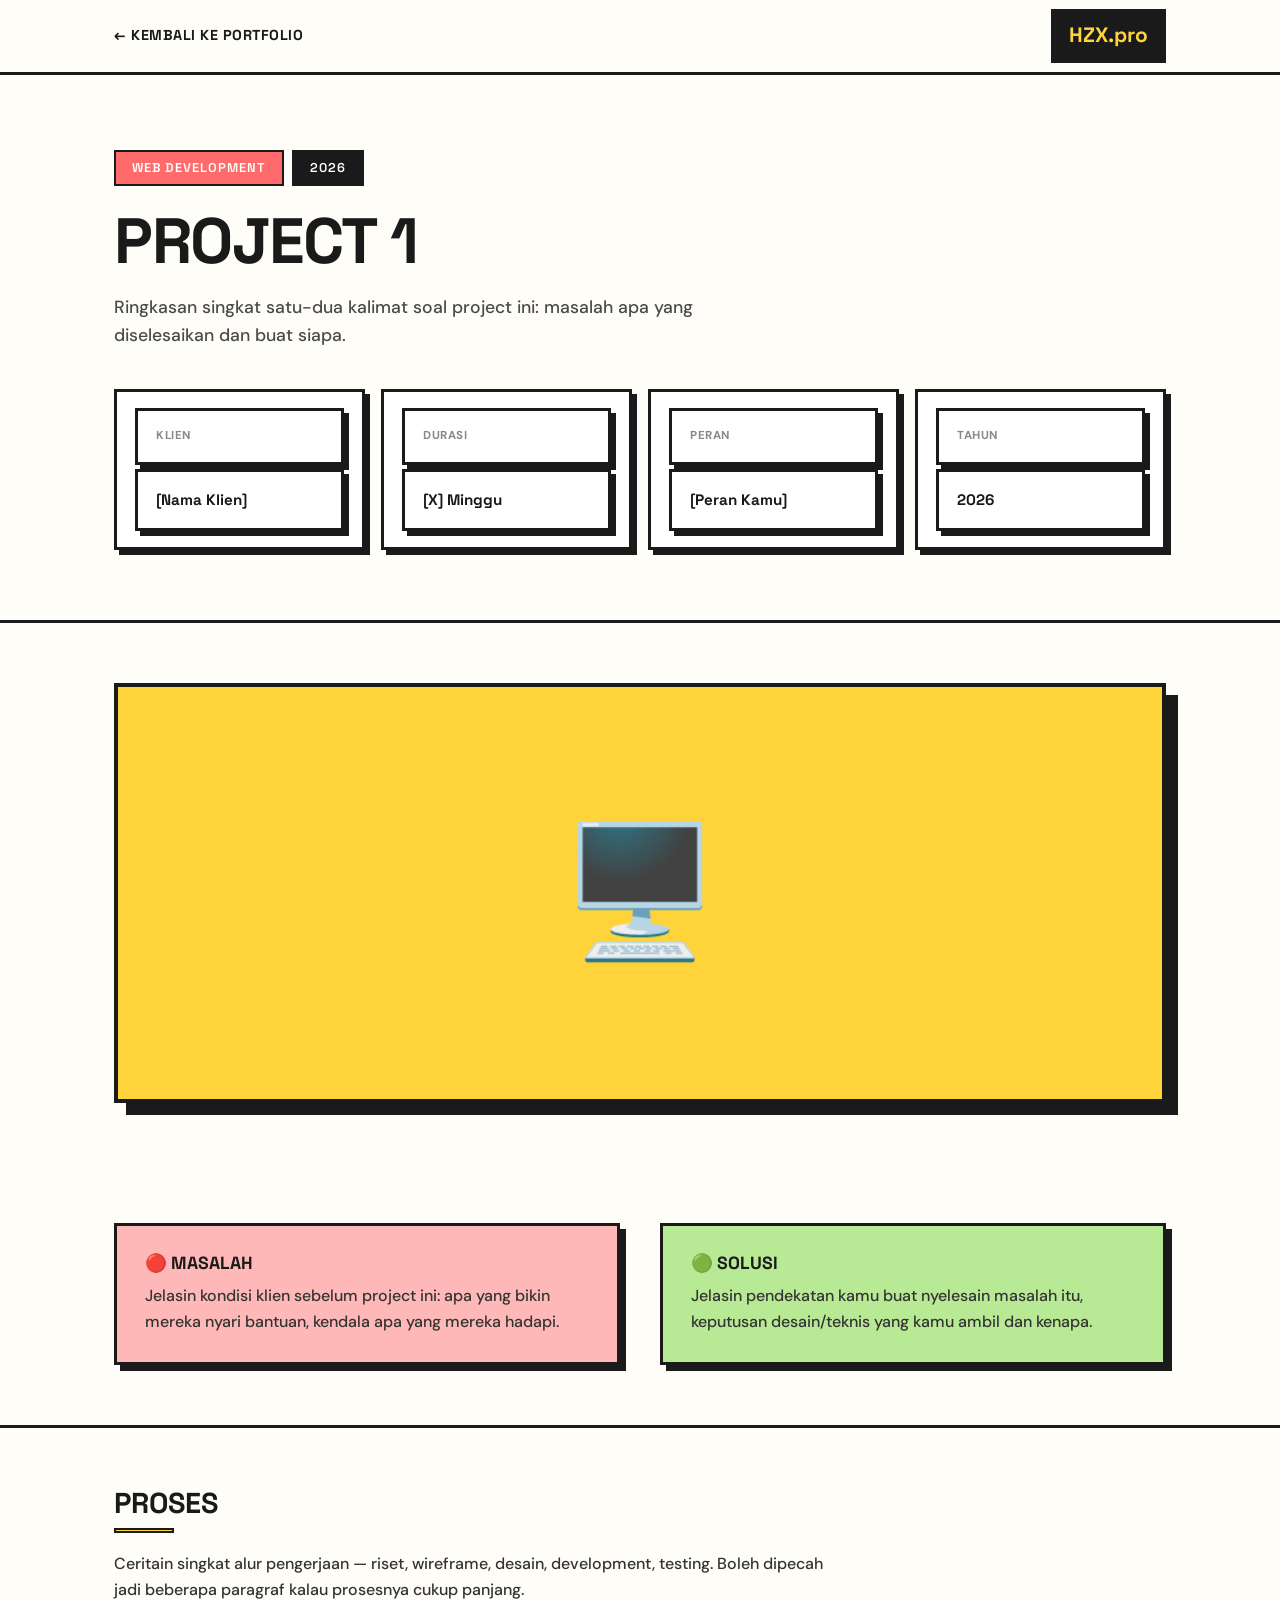
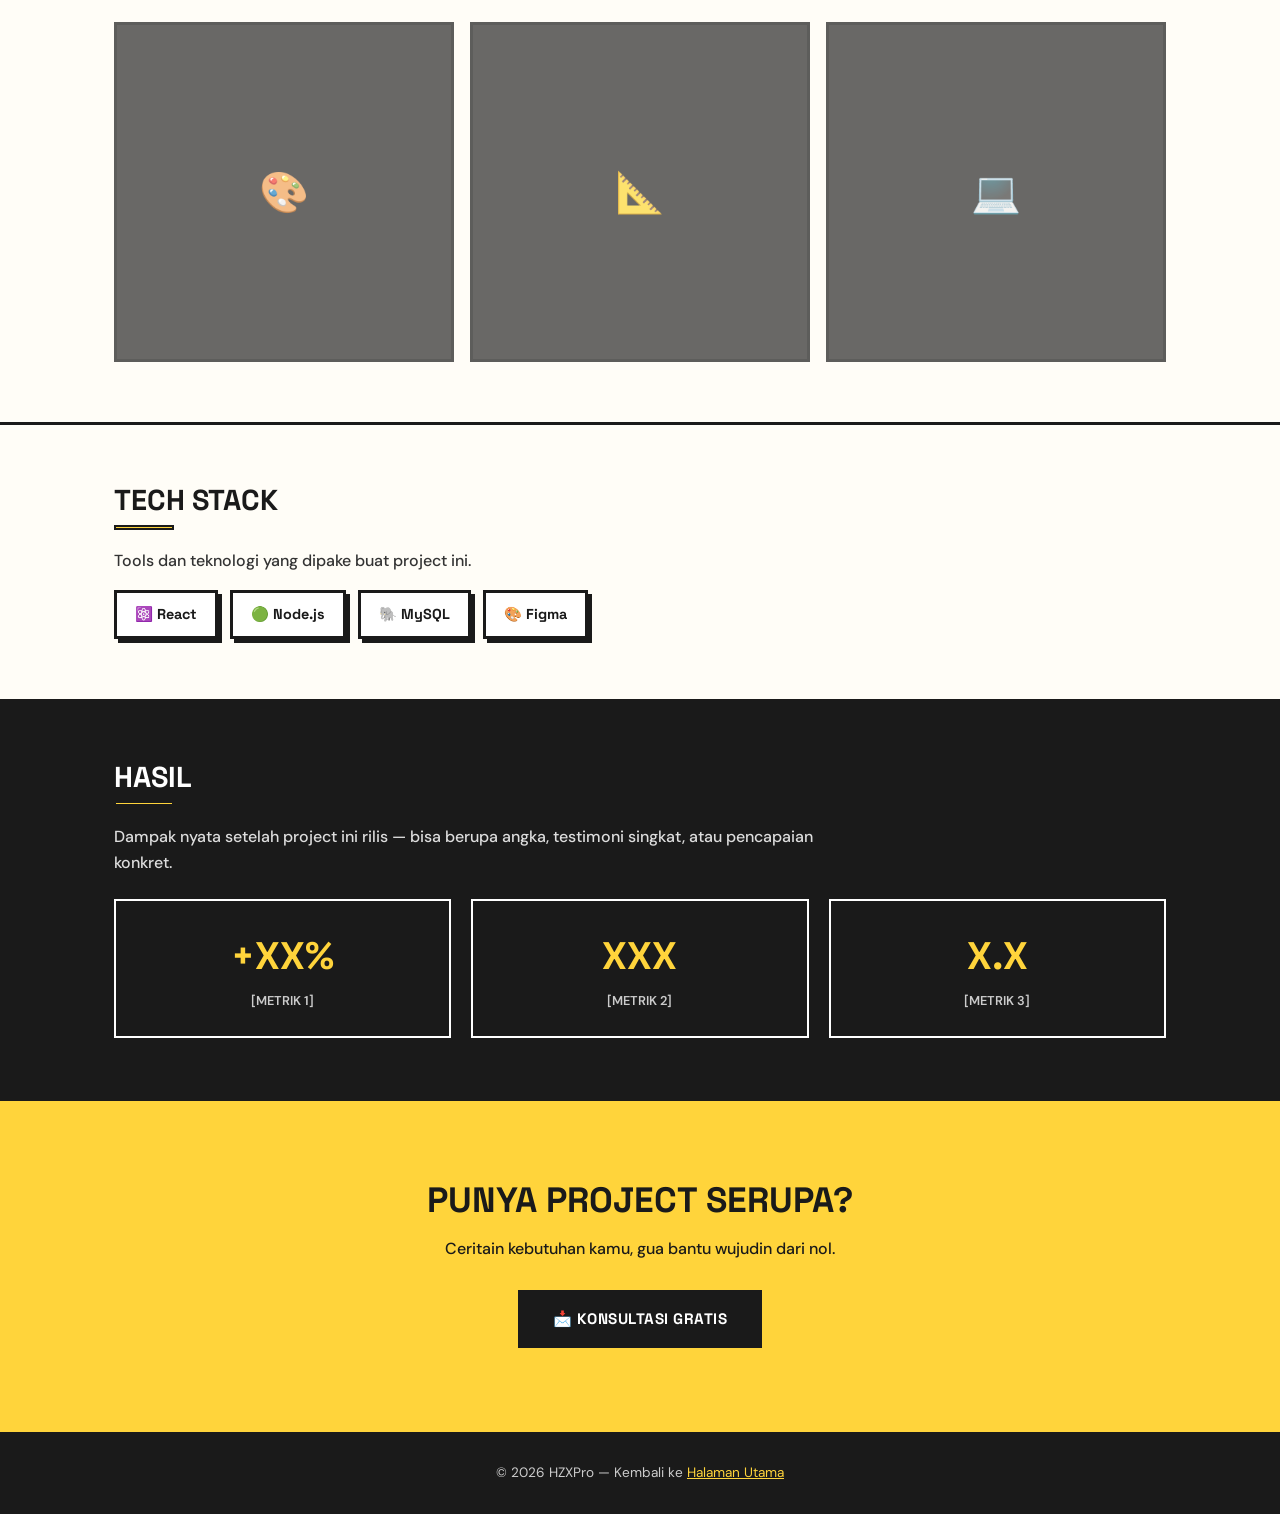
<file: case-study.html>
<!DOCTYPE html>
<html lang="id">

<head>
    <meta charset="UTF-8" />
    <meta name="viewport" content="width=device-width, initial-scale=1.0" />
    <title>Project 1 — Case Study | HZX.pro</title>
    <link rel="preconnect" href="https://fonts.googleapis.com">
    <link
        href="https://fonts.googleapis.com/css2?family=Inter:wght@700;800;900&family=Space+Grotesk:wght@500;600;700&family=DM+Sans:opsz,wght@9..40,400;9..40,500;9..40,600;9..40,700;9..40,800&display=swap"
        rel="stylesheet">
    <link rel="stylesheet" href="study.css" />
</head>

<body>

    <nav class="topbar">
        <div class="container">
            <a href="index.html#portfolio" class="back-link">← Kembali ke Portfolio</a>
            <span class="logo">HZX.pro</span>
        </div>
    </nav>

    <section class="case-hero">
        <div class="container">
            <div class="tags">
                <span class="neo-tag">Web Development</span>
                <span class="neo-tag" style="background:#1a1a1a;">2026</span>
            </div>
            <h1>Project 1</h1>
            <p>Ringkasan singkat satu-dua kalimat soal project ini: masalah apa yang diselesaikan dan buat siapa.</p>
            <div class="case-meta">
                <div>
                    <div class="lbl">Klien</div>
                    <div class="val">[Nama Klien]</div>
                </div>
                <div>
                    <div class="lbl">Durasi</div>
                    <div class="val">[X] Minggu</div>
                </div>
                <div>
                    <div class="lbl">Peran</div>
                    <div class="val">[Peran Kamu]</div>
                </div>
                <div>
                    <div class="lbl">Tahun</div>
                    <div class="val">2026</div>
                </div>
            </div>
        </div>
    </section>

    <div class="container">
        <div class="case-cover">🖥️</div>
    </div>

    <section class="case-block">
        <div class="container case-two-col">
            <div class="col">
                <h3>🔴 Masalah</h3>
                <p>Jelasin kondisi klien sebelum project ini: apa yang bikin mereka nyari bantuan, kendala apa yang
                    mereka hadapi.</p>
            </div>
            <div class="col">
                <h3>🟢 Solusi</h3>
                <p>Jelasin pendekatan kamu buat nyelesain masalah itu, keputusan desain/teknis yang kamu ambil dan
                    kenapa.</p>
            </div>
        </div>
    </section>

    <section class="case-block">
        <div class="container">
            <h2>Proses</h2>
            <p>Ceritain singkat alur pengerjaan — riset, wireframe, desain, development, testing. Boleh dipecah jadi
                beberapa paragraf kalau prosesnya cukup panjang.</p>
            <div class="case-gallery">
                <div>🎨</div>
                <div>📐</div>
                <div>💻</div>
            </div>
        </div>
    </section>

    <section class="case-block">
        <div class="container">
            <h2>Tech Stack</h2>
            <p>Tools dan teknologi yang dipake buat project ini.</p>
            <div class="stack-badges">
                <span class="stack-badge">⚛️ React</span>
                <span class="stack-badge">🟢 Node.js</span>
                <span class="stack-badge">🐘 MySQL</span>
                <span class="stack-badge">🎨 Figma</span>
            </div>
        </div>
    </section>

    <section class="case-block case-result">
        <div class="container">
            <h2>Hasil</h2>
            <p style="color:#ddd;">Dampak nyata setelah project ini rilis — bisa berupa angka, testimoni singkat, atau
                pencapaian konkret.</p>
            <div class="result-stats">
                <div><span class="num">+XX%</span><span class="lbl">[Metrik 1]</span></div>
                <div><span class="num">XXX</span><span class="lbl">[Metrik 2]</span></div>
                <div><span class="num">X.X</span><span class="lbl">[Metrik 3]</span></div>
            </div>
        </div>
    </section>

    <section class="case-cta">
        <div class="container">
            <h2>Punya Project Serupa?</h2>
            <p>Ceritain kebutuhan kamu, gua bantu wujudin dari nol.</p>
            <a href="index.html#contact" class="neo-btn neo-btn-dark">📩 Konsultasi Gratis</a>
        </div>
    </section>

    <footer class="footer">
        <div class="container">© 2026 HZXPro — Kembali ke <a href="index.html"
                style="color:#FFD43B;text-decoration:underline;">Halaman Utama</a></div>
    </footer>

</body>

</html>
</file>
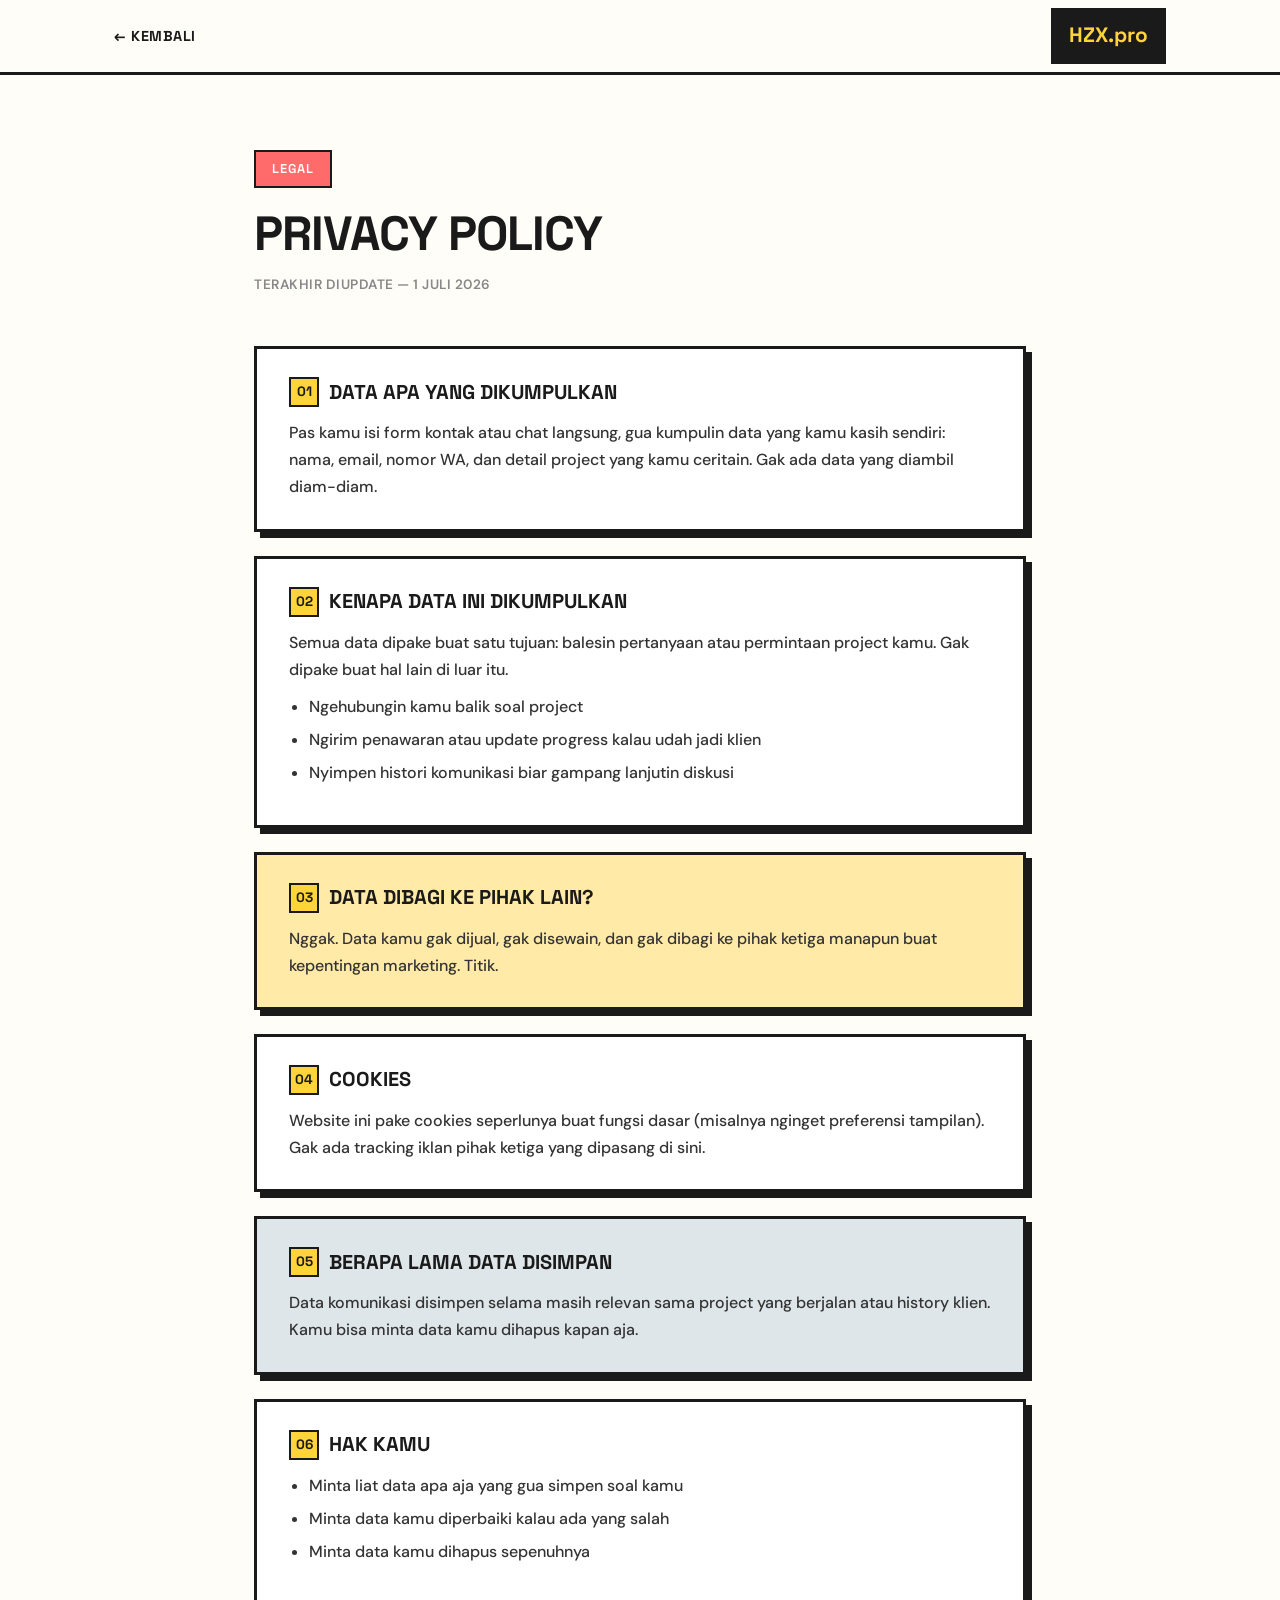
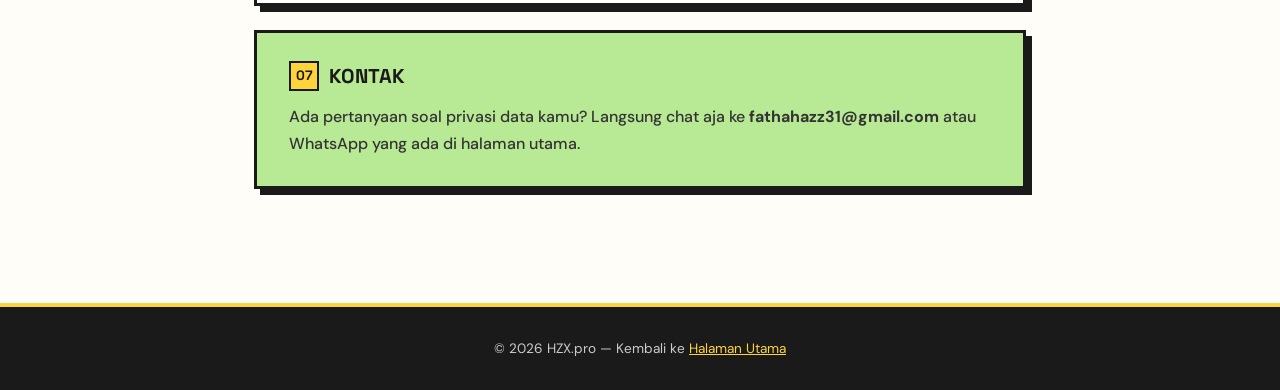
<file: privacy.html>
<!DOCTYPE html>
<html lang="id">

<head>
    <meta charset="UTF-8" />
    <meta name="viewport" content="width=device-width, initial-scale=1.0" />
    <title>Privacy Policy | HZX.pro</title>
    <link rel="preconnect" href="https://fonts.googleapis.com">
    <link
        href="https://fonts.googleapis.com/css2?family=Space+Grotesk:wght@500;600;700;800&family=DM+Sans:opsz,wght@9..40,400;9..40,500;9..40,600;9..40,700&display=swap"
        rel="stylesheet">
    <style>
        *,
        *::before,
        *::after {
            box-sizing: border-box;
            margin: 0;
            padding: 0;
        }

        html {
            scroll-behavior: smooth;
        }

        body {
            font-family: 'DM Sans', sans-serif;
            background: #FFFDF7;
            color: #1a1a1a;
            line-height: 1.7;
        }

        a {
            text-decoration: none;
            color: inherit;
        }

        .container {
            max-width: 820px;
            margin: 0 auto;
            padding: 0 24px;
        }

        ::-webkit-scrollbar {
            width: 14px;
        }

        ::-webkit-scrollbar-track {
            background: #FFFDF7;
            border-left: 3px solid #1a1a1a;
        }

        ::-webkit-scrollbar-thumb {
            background: #FFD43B;
            border: 3px solid #1a1a1a;
        }

        html {
            scrollbar-width: thin;
            scrollbar-color: #FFD43B #FFFDF7;
        }

        h1,
        h2 {
            font-family: 'Space Grotesk', sans-serif;
            font-weight: 700;
            line-height: 1.15;
        }

        .topbar {
            position: fixed;
            top: 0;
            left: 0;
            right: 0;
            z-index: 1000;
            background: #FFFDF7;
            border-bottom: 3px solid #1a1a1a;
        }

        .topbar .container {
            display: flex;
            align-items: center;
            justify-content: space-between;
            height: 72px;
            max-width: 1100px;
        }

        .back-link {
            font-family: 'Space Grotesk', sans-serif;
            font-weight: 700;
            font-size: 0.9rem;
            text-transform: uppercase;
            letter-spacing: 0.5px;
        }

        .logo {
            font-family: 'Space Grotesk', sans-serif;
            font-weight: 800;
            font-size: 1.3rem;
            background: #1a1a1a;
            color: #FFD43B;
            padding: 8px 16px;
            border: 2px solid #1a1a1a;
        }

        .page-hero {
            padding: 150px 0 50px;
        }

        .page-hero .tag {
            display: inline-block;
            padding: 6px 16px;
            border: 2px solid #1a1a1a;
            font-family: 'Space Grotesk', sans-serif;
            font-weight: 600;
            font-size: 0.8rem;
            text-transform: uppercase;
            letter-spacing: 1px;
            background: #FF6B6B;
            color: #fff;
            margin-bottom: 18px;
        }

        .page-hero h1 {
            font-size: clamp(2rem, 5vw, 3rem);
            text-transform: uppercase;
            letter-spacing: -1px;
            margin-bottom: 12px;
        }

        .page-hero .updated {
            font-size: 0.85rem;
            font-weight: 600;
            color: #888;
            text-transform: uppercase;
            letter-spacing: 0.5px;
        }

        .doc-body {
            padding-bottom: 90px;
        }

        .doc-block {
            background: #fff;
            border: 3px solid #1a1a1a;
            box-shadow: 6px 6px 0 #1a1a1a;
            padding: 28px 32px;
            margin-bottom: 24px;
        }

        .doc-block h2 {
            font-size: 1.25rem;
            text-transform: uppercase;
            margin-bottom: 12px;
            display: flex;
            align-items: center;
            gap: 10px;
        }

        .doc-block h2 .num {
            display: inline-flex;
            align-items: center;
            justify-content: center;
            width: 30px;
            height: 30px;
            background: #FFD43B;
            border: 2px solid #1a1a1a;
            font-size: 0.85rem;
            flex-shrink: 0;
        }

        .doc-block p {
            font-weight: 500;
            color: #333;
            margin-bottom: 10px;
        }

        .doc-block p:last-child {
            margin-bottom: 0;
        }

        .doc-block ul {
            margin: 10px 0 10px 20px;
        }

        .doc-block li {
            font-weight: 500;
            color: #333;
            margin-bottom: 6px;
        }

        .doc-block:nth-child(3) {
            background: #FFEAA7;
        }

        .doc-block:nth-child(5) {
            background: #DFE6E9;
        }

        .doc-block:nth-child(7) {
            background: #B8E994;
        }

        .footer {
            background: #1a1a1a;
            color: #ccc;
            padding: 30px 0;
            text-align: center;
            font-size: 0.85rem;
            border-top: 4px solid #FFD43B;
        }

        .footer a {
            color: #FFD43B;
            text-decoration: underline;
        }

        @media (max-width: 640px) {
            .doc-block {
                padding: 22px 20px;
            }
        }
    </style>
</head>

<body>

    <nav class="topbar">
        <div class="container">
            <a href="index.html" class="back-link">← Kembali</a>
            <span class="logo">HZX.pro</span>
        </div>
    </nav>

    <section class="page-hero">
        <div class="container">
            <span class="tag">Legal</span>
            <h1>Privacy Policy</h1>
            <p class="updated">Terakhir diupdate — 1 Juli 2026</p>
        </div>
    </section>

    <section class="doc-body">
        <div class="container">

            <div class="doc-block">
                <h2><span class="num">01</span>Data Apa yang Dikumpulkan</h2>
                <p>Pas kamu isi form kontak atau chat langsung, gua kumpulin data yang kamu kasih sendiri: nama, email,
                    nomor WA, dan detail project yang kamu ceritain. Gak ada data yang diambil diam-diam.</p>
            </div>

            <div class="doc-block">
                <h2><span class="num">02</span>Kenapa Data Ini Dikumpulkan</h2>
                <p>Semua data dipake buat satu tujuan: balesin pertanyaan atau permintaan project kamu. Gak dipake buat
                    hal lain di luar itu.</p>
                <ul>
                    <li>Ngehubungin kamu balik soal project</li>
                    <li>Ngirim penawaran atau update progress kalau udah jadi klien</li>
                    <li>Nyimpen histori komunikasi biar gampang lanjutin diskusi</li>
                </ul>
            </div>

            <div class="doc-block">
                <h2><span class="num">03</span>Data Dibagi ke Pihak Lain?</h2>
                <p>Nggak. Data kamu gak dijual, gak disewain, dan gak dibagi ke pihak ketiga manapun buat kepentingan
                    marketing. Titik.</p>
            </div>

            <div class="doc-block">
                <h2><span class="num">04</span>Cookies</h2>
                <p>Website ini pake cookies seperlunya buat fungsi dasar (misalnya nginget preferensi tampilan). Gak ada
                    tracking iklan pihak ketiga yang dipasang di sini.</p>
            </div>

            <div class="doc-block">
                <h2><span class="num">05</span>Berapa Lama Data Disimpan</h2>
                <p>Data komunikasi disimpen selama masih relevan sama project yang berjalan atau history klien. Kamu
                    bisa minta data kamu dihapus kapan aja.</p>
            </div>

            <div class="doc-block">
                <h2><span class="num">06</span>Hak Kamu</h2>
                <ul>
                    <li>Minta liat data apa aja yang gua simpen soal kamu</li>
                    <li>Minta data kamu diperbaiki kalau ada yang salah</li>
                    <li>Minta data kamu dihapus sepenuhnya</li>
                </ul>
            </div>

            <div class="doc-block">
                <h2><span class="num">07</span>Kontak</h2>
                <p>Ada pertanyaan soal privasi data kamu? Langsung chat aja ke <strong>fathahazz31@gmail.com</strong> atau
                    WhatsApp yang ada di halaman utama.</p>
            </div>

        </div>
    </section>

    <footer class="footer">
        <div class="container">© 2026 HZX.pro — Kembali ke <a href="index.html">Halaman Utama</a></div>
    </footer>

</body>

</html>
</file>
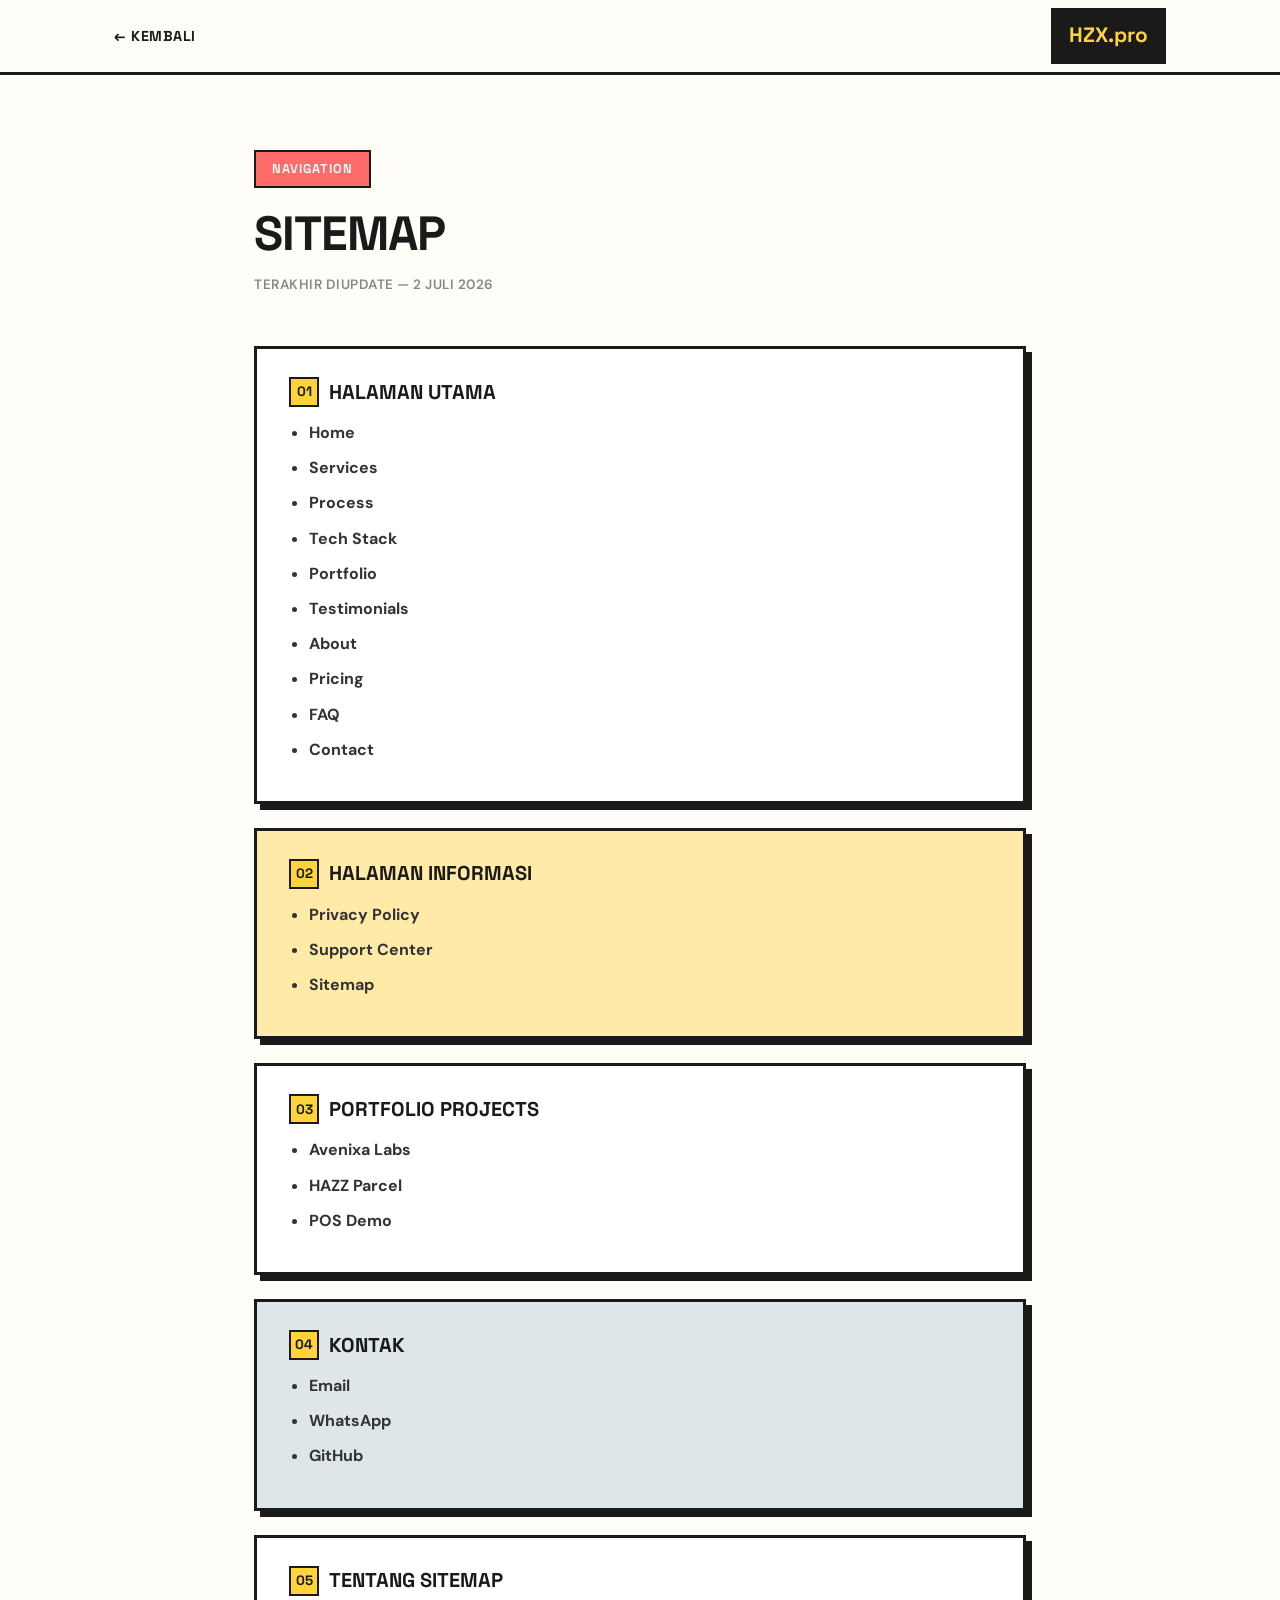
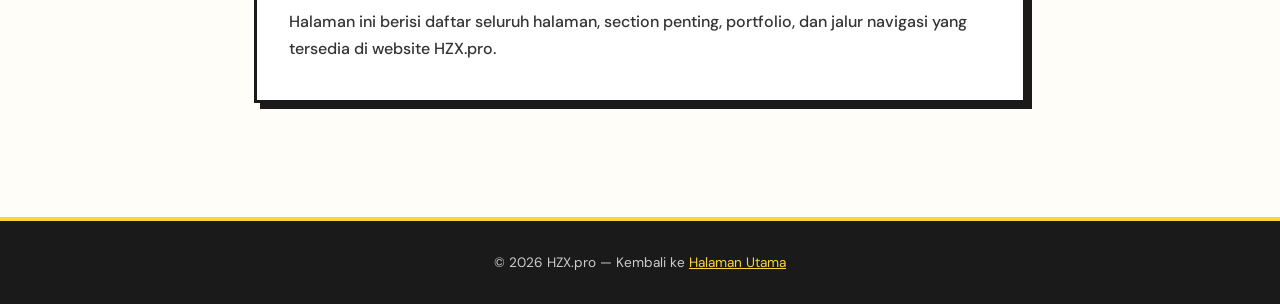
<file: sitemap.html>
<!DOCTYPE html>
<html lang="id">

<head>
    <meta charset="UTF-8" />
    <meta name="viewport" content="width=device-width, initial-scale=1.0" />
    <title>Sitemap | HZX.pro</title>

    <link rel="preconnect" href="https://fonts.googleapis.com">
    <link href="https://fonts.googleapis.com/css2?family=Space+Grotesk:wght@500;600;700;800&family=DM+Sans:opsz,wght@9..40,400;9..40,500;9..40,600;9..40,700&display=swap"
        rel="stylesheet">

    <style>
        *,
        *::before,
        *::after {
            box-sizing: border-box;
            margin: 0;
            padding: 0;
        }

        html {
            scroll-behavior: smooth;
        }

        body {
            font-family: 'DM Sans', sans-serif;
            background: #FFFDF7;
            color: #1a1a1a;
            line-height: 1.7;
        }

        a {
            text-decoration: none;
            color: inherit;
        }

        .container {
            max-width: 820px;
            margin: 0 auto;
            padding: 0 24px;
        }

        ::-webkit-scrollbar {
            width: 14px;
        }

        ::-webkit-scrollbar-track {
            background: #FFFDF7;
            border-left: 3px solid #1a1a1a;
        }

        ::-webkit-scrollbar-thumb {
            background: #FFD43B;
            border: 3px solid #1a1a1a;
        }

        html {
            scrollbar-width: thin;
            scrollbar-color: #FFD43B #FFFDF7;
        }

        h1,
        h2 {
            font-family: 'Space Grotesk', sans-serif;
            font-weight: 700;
            line-height: 1.15;
        }

        .topbar {
            position: fixed;
            top: 0;
            left: 0;
            right: 0;
            z-index: 1000;
            background: #FFFDF7;
            border-bottom: 3px solid #1a1a1a;
        }

        .topbar .container {
            display: flex;
            align-items: center;
            justify-content: space-between;
            height: 72px;
            max-width: 1100px;
        }

        .back-link {
            font-family: 'Space Grotesk', sans-serif;
            font-weight: 700;
            font-size: 0.9rem;
            text-transform: uppercase;
            letter-spacing: 0.5px;
        }

        .logo {
            font-family: 'Space Grotesk', sans-serif;
            font-weight: 800;
            font-size: 1.3rem;
            background: #1a1a1a;
            color: #FFD43B;
            padding: 8px 16px;
            border: 2px solid #1a1a1a;
        }

        .page-hero {
            padding: 150px 0 50px;
        }

        .page-hero .tag {
            display: inline-block;
            padding: 6px 16px;
            border: 2px solid #1a1a1a;
            font-family: 'Space Grotesk', sans-serif;
            font-weight: 600;
            font-size: 0.8rem;
            text-transform: uppercase;
            letter-spacing: 1px;
            background: #FF6B6B;
            color: #fff;
            margin-bottom: 18px;
        }

        .page-hero h1 {
            font-size: clamp(2rem, 5vw, 3rem);
            text-transform: uppercase;
            letter-spacing: -1px;
            margin-bottom: 12px;
        }

        .page-hero .updated {
            font-size: 0.85rem;
            font-weight: 600;
            color: #888;
            text-transform: uppercase;
            letter-spacing: 0.5px;
        }

        .doc-body {
            padding-bottom: 90px;
        }

        .doc-block {
            background: #fff;
            border: 3px solid #1a1a1a;
            box-shadow: 6px 6px 0 #1a1a1a;
            padding: 28px 32px;
            margin-bottom: 24px;
        }

        .doc-block h2 {
            font-size: 1.25rem;
            text-transform: uppercase;
            margin-bottom: 12px;
            display: flex;
            align-items: center;
            gap: 10px;
        }

        .doc-block h2 .num {
            display: inline-flex;
            align-items: center;
            justify-content: center;
            width: 30px;
            height: 30px;
            background: #FFD43B;
            border: 2px solid #1a1a1a;
            font-size: 0.85rem;
            flex-shrink: 0;
        }

        .doc-block p {
            font-weight: 500;
            color: #333;
            margin-bottom: 10px;
        }

        .doc-block ul {
            margin: 10px 0 10px 20px;
        }

        .doc-block li {
            font-weight: 500;
            color: #333;
            margin-bottom: 8px;
        }

        .doc-block a {
            font-weight: 700;
        }

        .doc-block a:hover {
            text-decoration: underline;
        }

        .doc-block:nth-child(2) {
            background: #FFEAA7;
        }

        .doc-block:nth-child(4) {
            background: #DFE6E9;
        }

        .doc-block:nth-child(6) {
            background: #B8E994;
        }

        .footer {
            background: #1a1a1a;
            color: #ccc;
            padding: 30px 0;
            text-align: center;
            font-size: 0.85rem;
            border-top: 4px solid #FFD43B;
        }

        .footer a {
            color: #FFD43B;
            text-decoration: underline;
        }

        @media (max-width: 640px) {
            .doc-block {
                padding: 22px 20px;
            }
        }
    </style>
</head>

<body>

    <nav class="topbar">
        <div class="container">
            <a href="index.html" class="back-link">← Kembali</a>
            <span class="logo">HZX.pro</span>
        </div>
    </nav>

    <section class="page-hero">
        <div class="container">
            <span class="tag">Navigation</span>
            <h1>Sitemap</h1>
            <p class="updated">Terakhir diupdate — 2 Juli 2026</p>
        </div>
    </section>

    <section class="doc-body">
        <div class="container">

            <div class="doc-block">
                <h2><span class="num">01</span>Halaman Utama</h2>
                <ul>
                    <li><a href="index.html">Home</a></li>
                    <li><a href="index.html#services">Services</a></li>
                    <li><a href="index.html#process">Process</a></li>
                    <li><a href="index.html#stack">Tech Stack</a></li>
                    <li><a href="index.html#portfolio">Portfolio</a></li>
                    <li><a href="index.html#testimonials">Testimonials</a></li>
                    <li><a href="index.html#about">About</a></li>
                    <li><a href="index.html#pricing">Pricing</a></li>
                    <li><a href="index.html#faq">FAQ</a></li>
                    <li><a href="index.html#contact">Contact</a></li>
                </ul>
            </div>

            <div class="doc-block">
                <h2><span class="num">02</span>Halaman Informasi</h2>
                <ul>
                    <li><a href="privacy.html">Privacy Policy</a></li>
                    <li><a href="support.html">Support Center</a></li>
                    <li><a href="sitemap.html">Sitemap</a></li>
                </ul>
            </div>

            <div class="doc-block">
                <h2><span class="num">03</span>Portfolio Projects</h2>
                <ul>
                    <li><a href="https://avenixalabs.my.id/" target="_blank">Avenixa Labs</a></li>
                    <li><a href="https://hzx-greedy.github.io/HAZZPARCEL/" target="_blank">HAZZ Parcel</a></li>
                    <li><a href="https://hzx-greedy.github.io/POSDemo/" target="_blank">POS Demo</a></li>
                </ul>
            </div>

            <div class="doc-block">
                <h2><span class="num">04</span>Kontak</h2>
                <ul>
                    <li><a href="mailto:fathahazz31@gmail.com">Email</a></li>
                    <li><a href="https://wa.me/6282110757763" target="_blank">WhatsApp</a></li>
                    <li><a href="https://github.com/hzx-greedy" target="_blank">GitHub</a></li>
                </ul>
            </div>

            <div class="doc-block">
                <h2><span class="num">05</span>Tentang Sitemap</h2>
                <p>
                    Halaman ini berisi daftar seluruh halaman, section penting,
                    portfolio, dan jalur navigasi yang tersedia di website HZX.pro.
                </p>
            </div>

        </div>
    </section>

    <footer class="footer">
        <div class="container">
            © 2026 HZX.pro — Kembali ke <a href="index.html">Halaman Utama</a>
        </div>
    </footer>

</body>

</html>
</file>
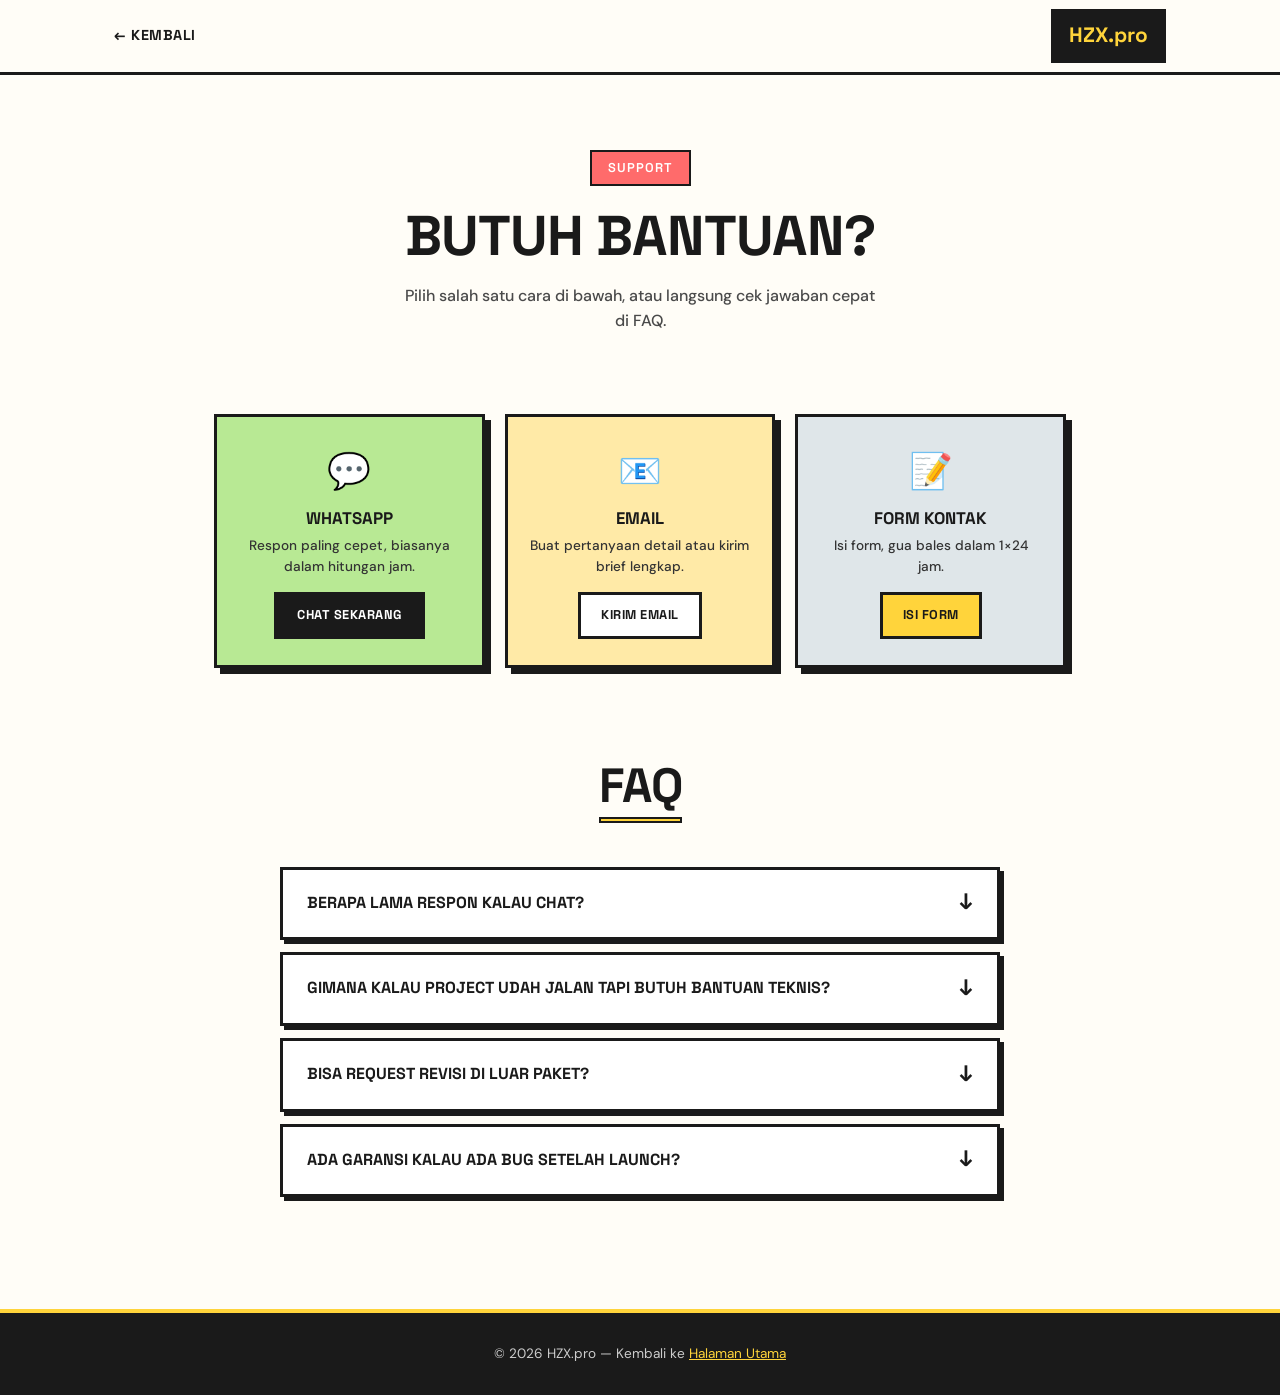
<file: support.html>
<!DOCTYPE html>
<html lang="id">

<head>
    <meta charset="UTF-8" />
    <meta name="viewport" content="width=device-width, initial-scale=1.0" />
    <title>Support | HZX.pro</title>
    <link rel="preconnect" href="https://fonts.googleapis.com">
    <link
        href="https://fonts.googleapis.com/css2?family=Space+Grotesk:wght@500;600;700;800&family=DM+Sans:opsz,wght@9..40,400;9..40,500;9..40,600;9..40,700&display=swap"
        rel="stylesheet">
    <style>
        *,
        *::before,
        *::after {
            box-sizing: border-box;
            margin: 0;
            padding: 0;
        }

        html {
            scroll-behavior: smooth;
        }

        body {
            font-family: 'DM Sans', sans-serif;
            background: #FFFDF7;
            color: #1a1a1a;
            line-height: 1.6;
        }

        a {
            text-decoration: none;
            color: inherit;
        }

        ul {
            list-style: none;
        }

        .container {
            max-width: 900px;
            margin: 0 auto;
            padding: 0 24px;
        }

        ::-webkit-scrollbar {
            width: 14px;
        }

        ::-webkit-scrollbar-track {
            background: #FFFDF7;
            border-left: 3px solid #1a1a1a;
        }

        ::-webkit-scrollbar-thumb {
            background: #FFD43B;
            border: 3px solid #1a1a1a;
        }

        html {
            scrollbar-width: thin;
            scrollbar-color: #FFD43B #FFFDF7;
        }

        h1,
        h2,
        h3 {
            font-family: 'Space Grotesk', sans-serif;
            font-weight: 700;
            line-height: 1.15;
        }

        .neo-btn {
            display: inline-flex;
            align-items: center;
            gap: 8px;
            padding: 14px 32px;
            border: 3px solid #1a1a1a;
            font-family: 'Space Grotesk', sans-serif;
            font-weight: 700;
            font-size: 0.95rem;
            text-transform: uppercase;
            letter-spacing: 0.5px;
            cursor: pointer;
            transition: all 0.12s;
            background: #fff;
            color: #1a1a1a;
        }

        .neo-btn:hover {
            transform: translate(-3px, -3px);
            box-shadow: 6px 6px 0px #1a1a1a;
        }

        .neo-btn-primary {
            background: #FFD43B;
        }

        .neo-btn-dark {
            background: #1a1a1a;
            color: #fff;
        }

        .neo-btn-dark:hover {
            background: #FFD43B;
            color: #1a1a1a;
        }

        .topbar {
            position: fixed;
            top: 0;
            left: 0;
            right: 0;
            z-index: 1000;
            background: #FFFDF7;
            border-bottom: 3px solid #1a1a1a;
        }

        .topbar .container {
            display: flex;
            align-items: center;
            justify-content: space-between;
            height: 72px;
            max-width: 1100px;
        }

        .back-link {
            font-family: 'Space Grotesk', sans-serif;
            font-weight: 700;
            font-size: 0.9rem;
            text-transform: uppercase;
            letter-spacing: 0.5px;
        }

        .logo {
            font-family: 'Space Grotesk', sans-serif;
            font-weight: 800;
            font-size: 1.3rem;
            background: #1a1a1a;
            color: #FFD43B;
            padding: 8px 16px;
            border: 2px solid #1a1a1a;
        }

        .page-hero {
            padding: 150px 0 40px;
            text-align: center;
        }

        .page-hero .tag {
            display: inline-block;
            padding: 6px 16px;
            border: 2px solid #1a1a1a;
            font-family: 'Space Grotesk', sans-serif;
            font-weight: 600;
            font-size: 0.8rem;
            text-transform: uppercase;
            letter-spacing: 1px;
            background: #FF6B6B;
            color: #fff;
            margin-bottom: 18px;
        }

        .page-hero h1 {
            font-size: clamp(2.2rem, 6vw, 3.5rem);
            text-transform: uppercase;
            letter-spacing: -1px;
            margin-bottom: 14px;
        }

        .page-hero p {
            font-weight: 500;
            color: #4a4a4a;
            max-width: 480px;
            margin: 0 auto;
        }

        /* QUICK CHANNELS */
        .channels {
            padding: 40px 0 20px;
        }

        .channel-grid {
            display: grid;
            grid-template-columns: repeat(3, 1fr);
            gap: 20px;
        }

        .channel-card {
            background: #fff;
            border: 3px solid #1a1a1a;
            box-shadow: 6px 6px 0 #1a1a1a;
            padding: 26px 22px;
            text-align: center;
            transition: all 0.15s;
        }

        .channel-card:hover {
            transform: translate(-3px, -3px);
            box-shadow: 9px 9px 0 #1a1a1a;
        }

        .channel-card:nth-child(1) {
            background: #B8E994;
        }

        .channel-card:nth-child(2) {
            background: #FFEAA7;
        }

        .channel-card:nth-child(3) {
            background: #DFE6E9;
        }

        .channel-card .ic {
            font-size: 2.2rem;
            margin-bottom: 10px;
        }

        .channel-card h3 {
            font-size: 1.05rem;
            text-transform: uppercase;
            margin-bottom: 6px;
        }

        .channel-card p {
            font-weight: 500;
            font-size: 0.85rem;
            color: #333;
            margin-bottom: 14px;
        }

        /* FAQ */
        .faq-section {
            padding: 70px 0 100px;
        }

        .faq-section .section-header {
            text-align: center;
            margin-bottom: 44px;
        }

        .section-title {
            font-size: clamp(2rem, 5vw, 3rem);
            font-weight: 800;
            text-transform: uppercase;
            letter-spacing: -1px;
            position: relative;
            display: inline-block;
        }

        .section-title::after {
            content: '';
            display: block;
            width: 100%;
            height: 6px;
            background: #FFD43B;
            border: 2px solid #1a1a1a;
            margin-top: 4px;
        }

        .faq-list {
            max-width: 720px;
            margin: 0 auto;
        }

        .faq-item {
            background: #fff;
            border: 3px solid #1a1a1a;
            box-shadow: 4px 4px 0 #1a1a1a;
            margin-bottom: 12px;
            overflow: hidden;
            cursor: pointer;
            transition: all 0.15s;
        }

        .faq-item:hover {
            box-shadow: 6px 6px 0 #1a1a1a;
            transform: translate(-2px, -2px);
        }

        .faq-question {
            padding: 20px 24px;
            display: flex;
            justify-content: space-between;
            align-items: center;
            font-family: 'Space Grotesk', sans-serif;
            font-weight: 700;
            font-size: 1rem;
            text-transform: uppercase;
        }

        .faq-question .chevron {
            font-size: 1.4rem;
            font-weight: 800;
            transition: transform 0.3s;
            line-height: 1;
        }

        .faq-item.open .faq-question .chevron {
            transform: rotate(180deg);
        }

        .faq-answer {
            max-height: 0;
            overflow: hidden;
            transition: max-height 0.35s ease, padding 0.35s ease;
            padding: 0 24px;
            font-weight: 500;
            line-height: 1.7;
            border-top: 2px solid transparent;
        }

        .faq-item.open .faq-answer {
            max-height: 400px;
            padding: 20px 24px;
            border-top-color: #1a1a1a;
        }

        .footer {
            background: #1a1a1a;
            color: #ccc;
            padding: 30px 0;
            text-align: center;
            font-size: 0.85rem;
            border-top: 4px solid #FFD43B;
        }

        .footer a {
            color: #FFD43B;
            text-decoration: underline;
        }

        @media (max-width: 700px) {
            .channel-grid {
                grid-template-columns: 1fr;
            }
        }
    </style>
</head>

<body>

    <nav class="topbar">
        <div class="container">
            <a href="index.html" class="back-link">← Kembali</a>
            <span class="logo">HZX.pro</span>
        </div>
    </nav>

    <section class="page-hero">
        <div class="container">
            <span class="tag">Support</span>
            <h1>Butuh Bantuan?</h1>
            <p>Pilih salah satu cara di bawah, atau langsung cek jawaban cepat di FAQ.</p>
        </div>
    </section>

    <section class="channels">
        <div class="container channel-grid">
            <div class="channel-card">
                <div class="ic">💬</div>
                <h3>WhatsApp</h3>
                <p>Respon paling cepet, biasanya dalam hitungan jam.</p>
                <a href="https://wa.me/6282110757763" target="_blank" rel="noopener" class="neo-btn neo-btn-dark"
                    style="padding:10px 20px;font-size:0.8rem;">Chat Sekarang</a>
            </div>
            <div class="channel-card">
                <div class="ic">📧</div>
                <h3>Email</h3>
                <p>Buat pertanyaan detail atau kirim brief lengkap.</p>
                <a href="mailto:fathahazz31@gmail.com" class="neo-btn" style="padding:10px 20px;font-size:0.8rem;">Kirim
                    Email</a>
            </div>
            <div class="channel-card">
                <div class="ic">📝</div>
                <h3>Form Kontak</h3>
                <p>Isi form, gua bales dalam 1×24 jam.</p>
                <a href="index.html#contact" class="neo-btn neo-btn-primary"
                    style="padding:10px 20px;font-size:0.8rem;">Isi Form</a>
            </div>
        </div>
    </section>

    <section class="faq-section">
        <div class="container">
            <div class="section-header">
                <h2 class="section-title">FAQ</h2>
            </div>
            <div class="faq-list">
                <div class="faq-item">
                    <div class="faq-question">Berapa lama respon kalau chat?<span class="chevron">↓</span></div>
                    <div class="faq-answer">Biasanya dibales dalam beberapa jam di jam kerja (Sen–Jum 09:00–18:00). Di
                        luar itu, paling lambat 1×24 jam.</div>
                </div>
                <div class="faq-item">
                    <div class="faq-question">Gimana kalau project udah jalan tapi butuh bantuan teknis?<span
                            class="chevron">↓</span></div>
                    <div class="faq-answer">Langsung chat WhatsApp aja pake channel yang sama waktu awal diskusi. Klien
                        aktif dapet prioritas respon lebih cepat.</div>
                </div>
                <div class="faq-item">
                    <div class="faq-question">Bisa request revisi di luar paket?<span class="chevron">↓</span></div>
                    <div class="faq-answer">Bisa, tapi di luar kuota revisi paket bakal ada biaya tambahan. Gua kasih
                        tau estimasinya dulu sebelum lanjut, jadi gak ada biaya kejutan.</div>
                </div>
                <div class="faq-item">
                    <div class="faq-question">Ada garansi kalau ada bug setelah launch?<span class="chevron">↓</span>
                    </div>
                    <div class="faq-answer">Ada masa garansi bug-fix gratis setelah project rilis. Durasinya disesuaikan
                        sama paket yang kamu ambil.</div>
                </div>
            </div>
        </div>
    </section>

    <footer class="footer">
        <div class="container">© 2026 HZX.pro — Kembali ke <a href="index.html">Halaman Utama</a></div>
    </footer>

    <script>
        document.querySelectorAll('.faq-item').forEach(item => {
            item.querySelector('.faq-question').addEventListener('click', () => {
                item.classList.toggle('open');
            });
        });
    </script>

</body>

</html>
</file>
<file: style.css>
/* ===== RESET & BASE ===== */
*,
*::before,
*::after {
    box-sizing: border-box;
    margin: 0;
    padding: 0;
}

html {
    scroll-behavior: smooth;
}

body {
    font-family: 'DM Sans', 'Inter', sans-serif;
    background: #FFFDF7;
    color: #1a1a1a;
    line-height: 1.5;
}

a {
    text-decoration: none;
    color: inherit;
}

img {
    max-width: 100%;
    display: block;
}

ul {
    list-style: none;
}

.container {
    max-width: 1200px;
    margin: 0 auto;
    padding: 0 24px;
}

/* ===== ICONS (natural line icons, replace emoji) ===== */
.ic {
    display: inline-block;
    vertical-align: -3px;
    flex-shrink: 0;
    color: currentColor;
}

/* ===== NEOBRUTALISM CORE ===== */
.neo-card {
    background: #fff;
    border: 3px solid #1a1a1a;
    box-shadow: 6px 6px 0px #1a1a1a;
    transition: all 0.15s ease;
}

.neo-card:hover {
    box-shadow: 8px 8px 0px #1a1a1a;
    transform: translate(-2px, -2px);
}

.neo-btn {
    display: inline-flex;
    align-items: center;
    gap: 8px;
    padding: 14px 32px;
    border: 3px solid #1a1a1a;
    font-family: 'Space Grotesk', sans-serif;
    font-weight: 700;
    font-size: 0.95rem;
    text-transform: uppercase;
    letter-spacing: 0.5px;
    cursor: pointer;
    transition: all 0.12s;
    background: #fff;
    color: #1a1a1a;
}

.neo-btn:hover {
    transform: translate(-3px, -3px);
    box-shadow: 6px 6px 0px #1a1a1a;
}

.neo-btn:active {
    transform: translate(2px, 2px);
    box-shadow: none;
}

.neo-btn-primary {
    background: #FFD43B;
    color: #1a1a1a;
}

.neo-btn-dark {
    background: #1a1a1a;
    color: #fff;
}

.neo-btn-dark:hover {
    background: #FFD43B;
    color: #1a1a1a;
}

.neo-tag {
    display: inline-block;
    padding: 6px 16px;
    border: 2px solid #1a1a1a;
    font-family: 'Space Grotesk', sans-serif;
    font-weight: 600;
    font-size: 0.8rem;
    text-transform: uppercase;
    letter-spacing: 1px;
    background: #FF6B6B;
    color: #fff;
    margin-top: 14px;
}

h1,
h2,
h3,
h4 {
    font-family: 'Space Grotesk', 'Inter', sans-serif;
    font-weight: 700;
    line-height: 1.1;
}

.section-title {
    font-size: clamp(2.5rem, 6vw, 4rem);
    font-weight: 800;
    text-transform: uppercase;
    letter-spacing: -1px;
    position: relative;
    display: inline-block;
}

.section-title::after {
    content: '';
    display: block;
    width: 100%;
    height: 6px;
    background: #FFD43B;
    border: 2px solid #1a1a1a;
    margin-top: 4px;
}

.section-header {
    margin-bottom: 56px;
    display: flex;
    flex-direction: column;
    align-items: flex-start;
}

/* ===== NAVBAR ===== */
.navbar {
    position: fixed;
    top: 0;
    left: 0;
    right: 0;
    z-index: 1000;
    background: #FFFDF7;
    border-bottom: 3px solid #1a1a1a;
    transition: box-shadow 0.2s;
}

.navbar.scrolled {
    box-shadow: 0 6px 0 #1a1a1a;
}

.navbar .container {
    display: flex;
    align-items: center;
    justify-content: space-between;
    height: 72px;
}

.logo {
    font-family: 'Space Grotesk', sans-serif;
    font-weight: 800;
    font-size: 1.5rem;
    letter-spacing: -0.5px;
    background: #1a1a1a;
    color: #FFD43B;
    padding: 8px 16px;
    border: 2px solid #1a1a1a;
}

.nav-links {
    display: flex;
    gap: 24px;
    align-items: center;
}

.nav-links a {
    font-family: 'Space Grotesk', sans-serif;
    font-weight: 600;
    font-size: 0.85rem;
    text-transform: uppercase;
    letter-spacing: 0.5px;
    color: #1a1a1a;
    padding: 6px 2px;
    border-bottom: 2px solid transparent;
    transition: border-color 0.2s, color 0.2s;
    position: relative;
}

.nav-links a:hover {
    border-bottom-color: #FFD43B;
}

.nav-links a.active {
    color: #1a1a1a;
    border-bottom-color: #1a1a1a;
    font-weight: 800;
}

.nav-links a.active::before {
    content: '●';
    font-size: 0.5rem;
    color: #FF6B6B;
    position: absolute;
    top: -2px;
    right: -10px;
}

.nav-cta {
    background: #1a1a1a !important;
    color: #FFD43B !important;
    padding: 10px 20px !important;
    border: 2px solid #1a1a1a !important;
    border-bottom-color: #1a1a1a !important;
}

.nav-cta:hover {
    background: #FFD43B !important;
    color: #1a1a1a !important;
    border-bottom-color: #1a1a1a !important;
}

.hamburger {
    display: none;
    flex-direction: column;
    gap: 5px;
    cursor: pointer;
    background: none;
    border: 2px solid #1a1a1a;
    padding: 8px;
    transition: background 0.2s ease, transform 0.2s ease;
}

.hamburger span {
    display: block;
    width: 24px;
    height: 3px;
    background: #1a1a1a;
    border-radius: 0;
    transition: transform 0.3s cubic-bezier(0.68, -0.4, 0.32, 1.4), opacity 0.2s ease;
}

.hamburger.open {
    background: #FFD43B;
}

.hamburger.open span:nth-child(1) {
    transform: translateY(8px) rotate(45deg);
}

.hamburger.open span:nth-child(2) {
    opacity: 0;
    transform: scaleX(0);
}

.hamburger.open span:nth-child(3) {
    transform: translateY(-8px) rotate(-45deg);
}

/* ===== HERO ===== */
.hero {
    min-height: 100vh;
    display: flex;
    align-items: center;
    padding: clamp(88px, 15vh, 120px) 0 clamp(48px, 8vh, 80px);
    background: #FFFDF7;
    position: relative;
    overflow: hidden;
}

.hero::before {
    content: '✦';
    position: absolute;
    top: 8%;
    right: 5%;
    font-size: 20rem;
    color: #FFD43B;
    opacity: 0.15;
    line-height: 1;
    pointer-events: none;
}

.hero::after {
    content: '●';
    position: absolute;
    bottom: 5%;
    left: 3%;
    font-size: 15rem;
    color: #FF6B6B;
    opacity: 0.1;
    line-height: 1;
    pointer-events: none;
}

.hero-grid {
    display: grid;
    grid-template-columns: 1fr 1fr;
    gap: 60px;
    align-items: center;
}

.hero-badge {
    display: inline-flex;
    align-items: center;
    gap: 8px;
    padding: 8px 16px;
    border: 2px solid #1a1a1a;
    background: #FF6B6B;
    color: #fff;
    font-family: 'Space Grotesk', sans-serif;
    font-weight: 600;
    font-size: 0.8rem;
    text-transform: uppercase;
    letter-spacing: 1px;
    margin-bottom: 24px;
}

.hero h1 {
    font-family: 'Space Grotesk', sans-serif;
    font-size: clamp(3rem, 7vw, 5rem);
    font-weight: 800;
    text-transform: uppercase;
    letter-spacing: -2px;
    line-height: 1;
    margin-bottom: 20px;
}

.hero h1 .highlight {
    display: inline-block;
    background: #FFD43B;
    padding: 0 8px;
    border: 3px solid #1a1a1a;
    transform: rotate(-1deg);
}

.hero p {
    font-size: 1.1rem;
    font-weight: 500;
    color: #4a4a4a;
    max-width: 520px;
    margin-bottom: 36px;
    line-height: 1.6;
}

.hero-buttons {
    display: flex;
    gap: 12px;
    flex-wrap: wrap;
}

.hero-stats {
    display: flex;
    gap: 32px;
    margin-top: 48px;
    padding-top: 24px;
    border-top: 3px solid #1a1a1a;
}

.hero-stats div {
    text-align: center;
}

.hero-stats .num {
    font-family: 'Space Grotesk', sans-serif;
    font-size: 2.2rem;
    font-weight: 800;
    display: block;
    line-height: 1;
}

.hero-stats .lbl {
    font-size: 0.8rem;
    font-weight: 600;
    text-transform: uppercase;
    letter-spacing: 0.5px;
    color: #6a6a6a;
    margin-top: 4px;
}

.hero-image {
    display: flex;
    justify-content: center;
    align-items: center;
}

.hero-image .avatar-box {
    width: 340px;
    height: 400px;
    background: #FFD43B;
    border: 4px solid #1a1a1a;
    box-shadow: 12px 12px 0 #1a1a1a;
    display: flex;
    align-items: center;
    justify-content: center;
    font-size: 8rem;
    color: #1a1a1a;
    position: relative;
    animation: floatBox 4s ease-in-out infinite;
}

.hero-image .avatar-frame {
    width: 100%;
    height: 100%;
    overflow: hidden;
}

.hero-image .avatar-frame .avatar {
    width: 100%;
    height: 100%;
    object-fit: cover;
    object-position: center 20%;
    transform: scale(1.15);
    transition: transform 0.4s ease;
}

.hero-image .avatar-box:hover .avatar {
    transform: scale(1.22);
}

@keyframes floatBox {

    0%,
    100% {
        transform: translateY(0) rotate(0deg);
    }

    50% {
        transform: translateY(-14px) rotate(1deg);
    }
}

.hero-badge {
    animation: none;
}

.hero-badge::before {
    content: '';
    display: inline-block;
    width: 8px;
    height: 8px;
    border-radius: 50%;
    background: #fff;
    margin-right: 2px;
    animation: pulseDot 1.4s ease-in-out infinite;
}

@keyframes pulseDot {

    0%,
    100% {
        opacity: 1;
        transform: scale(1);
    }

    50% {
        opacity: 0.3;
        transform: scale(0.7);
    }
}

@media (prefers-reduced-motion: reduce) {
    .hero-image .avatar-box {
        animation: none;
    }

    .hero-badge::before {
        animation: none;
    }
}

.hero-image .avatar-box::after {
    content: '✧';
    position: absolute;
    bottom: -16px;
    right: -16px;
    font-size: 3rem;
    background: #FF6B6B;
    border: 3px solid #1a1a1a;
    width: 60px;
    height: 60px;
    display: flex;
    align-items: center;
    justify-content: center;
    color: #fff;
}

/* ===== SERVICES ===== */
.services {
    padding: 100px 0;
    background: #FFFDF7;
}

.services-grid {
    display: grid;
    grid-template-columns: repeat(auto-fit, minmax(300px, 1fr));
    gap: 24px;
}

.service-card {
    background: #fff;
    border: 3px solid #1a1a1a;
    box-shadow: 6px 6px 0 #1a1a1a;
    padding: 32px 28px;
    transition: all 0.15s;
}

.service-card:hover {
    box-shadow: 10px 10px 0 #1a1a1a;
    transform: translate(-4px, -4px);
}

.service-card:nth-child(1) {
    background: #FFEAA7;
}

.service-card:nth-child(2) {
    background: #DFE6E9;
}

.service-card:nth-child(3) {
    background: #FFB8B8;
}

.service-icon {
    width: 56px;
    height: 56px;
    border: 3px solid #1a1a1a;
    background: #fff;
    display: flex;
    align-items: center;
    justify-content: center;
    color: #1a1a1a;
    margin-bottom: 20px;
}

.service-card h3 {
    font-family: 'Space Grotesk', sans-serif;
    font-size: 1.5rem;
    font-weight: 700;
    text-transform: uppercase;
    margin-bottom: 10px;
}

.service-card p {
    color: #2a2a2a;
    font-weight: 500;
    font-size: 0.95rem;
    line-height: 1.6;
}

.service-card .service-num {
    font-family: 'Space Grotesk', sans-serif;
    font-weight: 800;
    font-size: 3rem;
    color: #1a1a1a;
    opacity: 0.15;
    text-align: right;
    margin-top: 16px;
    line-height: 1;
}

/* ---- Custom / "layanan lain" CTA card ---- */
.service-card-custom {
    grid-column: 1 / -1;
    display: flex;
    align-items: center;
    gap: 24px;
    background: repeating-linear-gradient(135deg, #fff, #fff 10px, #FFF8DC 10px, #FFF8DC 20px);
    border-style: dashed;
    cursor: pointer;
    text-decoration: none;
}

.service-card-custom:hover {
    background: #FFD43B;
}

.service-card-custom .service-icon-custom {
    background: #1a1a1a;
    color: #FFD43B;
    flex-shrink: 0;
    margin-bottom: 0;
    transition: transform 0.2s;
}

.service-card-custom:hover .service-icon-custom {
    transform: rotate(90deg);
}

.service-card-custom .service-text {
    flex: 1;
}

.service-card-custom h3 {
    margin-bottom: 4px;
}

.service-card-custom p {
    margin: 0;
    max-width: 420px;
}

.service-num-cta {
    display: inline-flex;
    align-items: center;
    gap: 8px;
    padding: 12px 22px;
    background: #1a1a1a;
    color: #fff;
    border: 2px solid #1a1a1a;
    font-family: 'Space Grotesk', sans-serif;
    font-weight: 700;
    font-size: 0.8rem;
    text-transform: uppercase;
    letter-spacing: 0.5px;
    white-space: nowrap;
    margin-left: auto;
    transition: all 0.15s;
}

.service-card-custom:hover .service-num-cta {
    background: #25D366;
    border-color: #1a1a1a;
    color: #fff;
    transform: translate(-2px, -2px);
    box-shadow: 3px 3px 0 #1a1a1a;
}

@media (max-width: 640px) {
    .service-card-custom {
        flex-direction: column;
        text-align: center;
        gap: 16px;
    }

    .service-num-cta {
        margin-left: 0;
    }
}

/* ===== PORTFOLIO ===== */
.portfolio {
    padding: 100px 0;
    background: #1a1a1a;
}

.portfolio .section-title {
    color: #fff;
}

.portfolio .section-title::after {
    background: #FF6B6B;
}

.portfolio-grid {
    display: grid;
    grid-template-columns: repeat(auto-fit, minmax(280px, 1fr));
    gap: 20px;
}

.portfolio-item {
    border: 3px solid #fff;
    box-shadow: 6px 6px 0 #FFD43B;
    aspect-ratio: 16/9;
    position: relative;
    overflow: hidden;
    cursor: pointer;
    background: #2a2a2a;
}

.portfolio-img {
    width: 100%;
    height: 100%;
    object-fit: cover;
    object-position: top;
    display: block;
}

.portfolio-item:hover {
    transform: translate(-3px, -3px);
    box-shadow: 10px 10px 0 #FFD43B;
}

.portfolio-item .port-icon {
    color: #fff;
    opacity: 0.55;
    transition: transform 0.3s ease;
}

.portfolio-item:hover .port-icon {
    transform: scale(1.15) rotate(-6deg);
}

.portfolio-item .overlay {
    position: absolute;
    inset: 0;
    background: #FFD43B;
    border: 3px solid #fff;
    opacity: 0;
    transform: scale(0.92);
    transition: opacity 0.25s ease, transform 0.25s ease;
    display: flex;
    flex-direction: column;
    align-items: center;
    justify-content: center;
    padding: 20px;
    color: #1a1a1a;
    text-align: center;
}

.portfolio-item:hover .overlay {
    opacity: 1;
    transform: scale(1);
}

.portfolio-item .overlay h4 {
    font-family: 'Space Grotesk', sans-serif;
    font-size: 1.2rem;
    text-transform: uppercase;
    font-weight: 700;
}

.portfolio-item .overlay p {
    font-weight: 600;
    font-size: 0.85rem;
    margin-top: 4px;
    margin-bottom: 14px;
}

.portfolio-item .overlay .overlay-btns {
    display: flex;
    gap: 8px;
    flex-wrap: wrap;
    justify-content: center;
}

.portfolio-item .overlay .demo-btn {
    display: inline-flex;
    align-items: center;
    gap: 6px;
    padding: 8px 16px;
    border: 2px solid #1a1a1a;
    background: #1a1a1a;
    color: #fff;
    font-family: 'Space Grotesk', sans-serif;
    font-weight: 700;
    font-size: 0.72rem;
    text-transform: uppercase;
    letter-spacing: 0.5px;
    transition: all 0.15s;
}

.portfolio-item .overlay .demo-btn:hover {
    background: #fff;
    color: #1a1a1a;
    transform: translate(-2px, -2px);
    box-shadow: 3px 3px 0 #1a1a1a;
}

.portfolio-item .overlay .detail-btn {
    display: inline-flex;
    align-items: center;
    gap: 6px;
    padding: 8px 16px;
    border: 2px solid #1a1a1a;
    background: transparent;
    color: #1a1a1a;
    font-family: 'Space Grotesk', sans-serif;
    font-weight: 700;
    font-size: 0.72rem;
    text-transform: uppercase;
    letter-spacing: 0.5px;
    transition: all 0.15s;
}

.portfolio-item .overlay .detail-btn:hover {
    background: #1a1a1a;
    color: #fff;
    transform: translate(-2px, -2px);
    box-shadow: 3px 3px 0 #fff;
}

.portfolio-item:nth-child(odd) {
    box-shadow: 6px 6px 0 #FF6B6B;
}

.portfolio-item:nth-child(odd):hover {
    box-shadow: 10px 10px 0 #FF6B6B;
}

/* ---- Portfolio show-more ---- */
.portfolio-extra {
    display: none;
}

.portfolio-grid.expanded .portfolio-extra {
    display: flex;
    animation: portfolioFadeIn 0.45s ease both;
}

@keyframes portfolioFadeIn {
    from {
        opacity: 0;
        transform: translateY(16px);
    }

    to {
        opacity: 1;
        transform: translateY(0);
    }
}

.portfolio-more-wrap {
    display: flex;
    justify-content: center;
    margin-top: 40px;
}

.portfolio-more-wrap .neo-btn {
    box-shadow: 6px 6px 0 #FF6B6B;
}

.portfolio-more-wrap .neo-btn:hover {
    box-shadow: 8px 8px 0 #FF6B6B;
}

.portfolio-more-wrap .neo-btn svg {
    transition: transform 0.3s ease;
}

.portfolio-more-wrap .neo-btn.is-open svg {
    transform: rotate(180deg);
}

@media (prefers-reduced-motion: reduce) {
    .portfolio-grid.expanded .portfolio-extra {
        animation: none;
    }
}

/* ===== TESTIMONIALS ===== */
.testimonials {
    padding: 100px 0;
    background: #FFFDF7;
}

.testi-carousel {
    display: flex;
    align-items: center;
    gap: 16px;
}

.testi-arrow {
    flex-shrink: 0;
    width: 52px;
    height: 52px;
    border: 3px solid #1a1a1a;
    background: #fff;
    box-shadow: 5px 5px 0 #1a1a1a;
    display: flex;
    align-items: center;
    justify-content: center;
    cursor: pointer;
    color: #1a1a1a;
    transition: all 0.15s;
}

.testi-arrow:hover {
    background: #FFD43B;
    transform: translate(-2px, -2px);
    box-shadow: 7px 7px 0 #1a1a1a;
}

.testi-arrow:active {
    transform: translate(2px, 2px);
    box-shadow: none;
}

.testi-viewport {
    flex: 1;
    overflow: hidden;
    min-width: 0;
}

.testi-track {
    display: flex;
    transition: transform 0.5s cubic-bezier(0.16, 1, 0.3, 1);
}

.testi-slide {
    flex: 0 0 100%;
    max-width: 100%;
    box-sizing: border-box;
    display: grid;
    gap: 24px;
    padding: 0 4px;
}

.testi-slide.cols-1 {
    grid-template-columns: 1fr;
}

.testi-slide.cols-2 {
    grid-template-columns: repeat(2, 1fr);
}

.testi-slide.cols-3 {
    grid-template-columns: repeat(3, 1fr);
}

.testi-card {
    background: #fff;
    border: 3px solid #1a1a1a;
    box-shadow: 3px 6px 0 #1a1a1a;
    padding: 30px 28px 26px;
    box-sizing: border-box;
    transition: all 0.15s;
    display: flex;
    flex-direction: column;
    position: relative;
    overflow: hidden;
}

.testi-card:hover {
    box-shadow: 8px 8px 0 #1a1a1a;
    transform: translate(-2px, -2px);
}

.testi-card::before {
    content: '\201C';
    position: absolute;
    top: -18px;
    right: 12px;
    font-family: 'Space Grotesk', sans-serif;
    font-size: 6rem;
    font-weight: 800;
    color: #1a1a1a;
    opacity: 0.08;
    line-height: 1;
    pointer-events: none;
}

.testi-card.tc-0 {
    background: #FFEAA7;
}

.testi-card.tc-1 {
    background: #B8E994;
}

.testi-card.tc-2 {
    background: #DDA0DD;
}

.testi-card .stars {
    display: flex;
    gap: 3px;
    margin-bottom: 12px;
    color: #1a1a1a;
    position: relative;
    z-index: 1;
}

.testi-card .stars .ic {
    fill: #1a1a1a;
}

.testi-card blockquote {
    flex: 1;
    font-weight: 500;
    line-height: 1.6;
    margin-bottom: 20px;
    font-size: 1rem;
    position: relative;
    z-index: 1;
}

.testi-card .author {
    display: flex;
    align-items: center;
    gap: 12px;
    padding-top: 16px;
    border-top: 2px solid #1a1a1a;
    position: relative;
    z-index: 1;
}

.testi-card .author .avatar {
    width: 44px;
    height: 44px;
    border: 2px solid #1a1a1a;
    background: #fff;
    display: flex;
    align-items: center;
    justify-content: center;
    font-weight: 800;
    font-size: 1rem;
    flex-shrink: 0;
}

.testi-card .author .name {
    font-family: 'Space Grotesk', sans-serif;
    font-weight: 700;
    font-size: 0.9rem;
    text-transform: uppercase;
}

.testi-card .author .role {
    font-size: 0.8rem;
    font-weight: 500;
    color: #555;
}

.testi-dots {
    display: flex;
    justify-content: center;
    gap: 10px;
    margin-top: 28px;
}

.testi-dots .dot {
    width: 12px;
    height: 12px;
    border: 2px solid #1a1a1a;
    background: #fff;
    cursor: pointer;
    padding: 0;
    transition: all 0.15s;
}

.testi-dots .dot.active {
    background: #FFD43B;
    transform: scale(1.15);
}

@media (max-width: 640px) {
    .testi-carousel {
        gap: 10px;
    }

    .testi-arrow {
        width: 40px;
        height: 40px;
    }

    .testi-card {
        padding: 24px 22px 20px;
    }
}

/* ===== ABOUT ===== */
.about {
    padding: 100px 0;
    background: #FFD43B;
}

.about-grid {
    display: grid;
    grid-template-columns: 1fr 1fr;
    gap: 60px;
    align-items: center;
}

.about-image {
    display: flex;
    justify-content: center;
}

.about-image .avatar-big {
    width: 300px;
    height: 360px;
    border: 4px solid #1a1a1a;
    box-shadow: 12px 12px 0 #1a1a1a;
    background: #fff;
    display: flex;
    align-items: center;
    justify-content: center;
    color: #1a1a1a;
}

.about .section-title {
    background: #fff;
    padding: 0 8px;
}

.about h2 {
    font-family: 'Space Grotesk', sans-serif;
    font-size: 2.5rem;
    font-weight: 800;
    text-transform: uppercase;
    margin-bottom: 16px;
}

.about p {
    font-weight: 500;
    line-height: 1.7;
    margin-bottom: 16px;
}

.about .about-details {
    display: flex;
    gap: 24px;
    margin-top: 28px;
    flex-wrap: wrap;
}

.about .about-details div {
    padding: 10px 16px;
    border: 2px solid #1a1a1a;
    background: #fff;
    font-weight: 600;
    font-size: 0.85rem;
    display: flex;
    align-items: center;
    gap: 8px;
}

/* ===== PRICING ===== */
.pricing {
    padding: 100px 0;
    background: #FFFDF7;
}

.pricing-grid {
    display: grid;
    grid-template-columns: repeat(auto-fit, minmax(280px, 1fr));
    gap: 24px;
    align-items: start;
}

.price-card {
    background: #fff;
    border: 3px solid #1a1a1a;
    box-shadow: 6px 6px 0 #1a1a1a;
    padding: 36px 28px;
    text-align: center;
    transition: all 0.15s;
    position: relative;
}

.price-card:hover {
    box-shadow: 8px 8px 0 #1a1a1a;
    transform: translate(-2px, -2px);
}

.price-card.featured {
    background: #1a1a1a;
    color: #fff;
    box-shadow: 8px 8px 0 #FFD43B;
}

.price-card.featured .price,
.price-card.featured .currency {
    color: #FFD43B;
}

.price-card.featured ul li {
    border-bottom-color: rgba(255, 255, 255, 0.1);
}

.price-card .popular-badge {
    position: absolute;
    top: -14px;
    left: 50%;
    transform: translateX(-50%);
    background: #FF6B6B;
    color: #fff;
    font-family: 'Space Grotesk', sans-serif;
    font-size: 0.75rem;
    font-weight: 700;
    padding: 6px 20px;
    border: 2px solid #1a1a1a;
    text-transform: uppercase;
    letter-spacing: 1px;
    display: inline-flex;
    align-items: center;
    gap: 6px;
}

.popular-badge .ic {
    fill: #fff;
}

.price-card h3 {
    font-family: 'Space Grotesk', sans-serif;
    font-size: 1.4rem;
    text-transform: uppercase;
    margin-bottom: 8px;
}

.price-card .price-wrap {
    margin: 24px 0;
}

.price-card .price-wrap .currency {
    font-size: 1.2rem;
    vertical-align: super;
    font-weight: 700;
}

.price-card .price-wrap .price {
    font-family: 'Space Grotesk', sans-serif;
    font-size: 3.5rem;
    font-weight: 800;
    line-height: 1;
}

.price-card .price-wrap .period {
    font-size: 0.85rem;
    font-weight: 600;
    display: block;
    margin-top: 4px;
    color: #888;
}

.price-card.featured .price-wrap .period {
    color: #aaa;
}

.price-card ul {
    margin: 24px 0;
    text-align: left;
}

.price-card ul li {
    padding: 10px 0;
    font-weight: 500;
    font-size: 0.9rem;
    border-bottom: 2px solid #eee;
    display: flex;
    align-items: center;
    gap: 8px;
}

.price-card ul li .ic {
    color: #1a1a1a;
    flex-shrink: 0;
}

.price-card.featured ul li .ic {
    color: #FFD43B;
}

.price-card ul li.unavail {
    color: #aaa;
}

.price-card ul li.unavail .ic {
    color: #aaa;
}

.price-card.featured ul li.unavail .ic {
    color: #666;
}

.price-card ul li:last-child {
    border-bottom: none;
}

.price-card .neo-btn {
    width: 100%;
    justify-content: center;
}

/* ===== FAQ ===== */
.faq-section {
    padding: 100px 0;
    background: #1a1a1a;
}

.faq-section .section-title {
    color: #fff;
}

.faq-section .section-title::after {
    background: #FF6B6B;
}

.faq-list {
    max-width: 720px;
    margin: 0 auto;
}

.faq-item {
    background: #fff;
    border: 3px solid #1a1a1a;
    box-shadow: 4px 4px 0 #1a1a1a;
    margin-bottom: 12px;
    overflow: hidden;
    cursor: pointer;
    transition: all 0.15s;
}

.faq-item:hover {
    box-shadow: 6px 6px 0 #1a1a1a;
    transform: translate(-2px, -2px);
}

.faq-question {
    padding: 20px 24px;
    display: flex;
    justify-content: space-between;
    align-items: center;
    font-family: 'Space Grotesk', sans-serif;
    font-weight: 700;
    font-size: 1rem;
    text-transform: uppercase;
}

.faq-question .chevron {
    display: inline-flex;
    transition: transform 0.3s;
    line-height: 1;
}

.faq-item.open .faq-question .chevron {
    transform: rotate(180deg);
}

.faq-answer {
    max-height: 0;
    overflow: hidden;
    transition: max-height 0.35s ease, padding 0.35s ease;
    padding: 0 24px;
    font-weight: 500;
    line-height: 1.7;
    border-top: 2px solid transparent;
}

.faq-item.open .faq-answer {
    max-height: 400px;
    padding: 20px 24px;
    border-top-color: #1a1a1a;
}

/* ===== CONTACT ===== */
.contact {
    padding: 100px 0;
    background: #FFEAA7;
}

.contact-grid {
    display: grid;
    grid-template-columns: 1fr 1fr;
    gap: 48px;
    align-items: start;
}

.contact-info h3 {
    font-family: 'Space Grotesk', sans-serif;
    font-size: 1.8rem;
    text-transform: uppercase;
    margin-bottom: 16px;
}

.contact-info p {
    font-weight: 500;
    line-height: 1.7;
    margin-bottom: 24px;
}

.contact-info .info-item {
    display: flex;
    align-items: center;
    gap: 12px;
    padding: 14px 16px;
    border: 2px solid #1a1a1a;
    background: #fff;
    font-weight: 600;
    font-size: 0.9rem;
    margin-bottom: 8px;
}

.contact-info .info-item .ic-wrap {
    width: 30px;
    height: 30px;
    display: flex;
    align-items: center;
    justify-content: center;
    background: #FFD43B;
    border: 2px solid #1a1a1a;
    flex-shrink: 0;
}

.contact-form {
    display: flex;
    flex-direction: column;
    gap: 16px;
}

.contact-form input,
.contact-form textarea,
.contact-form select {
    width: 100%;
    padding: 14px 18px;
    border: 3px solid #1a1a1a;
    font-family: 'DM Sans', sans-serif;
    font-size: 0.95rem;
    font-weight: 500;
    background: #fff;
    outline: none;
    transition: all 0.15s;
}

.contact-form input:focus,
.contact-form textarea:focus,
.contact-form select:focus {
    box-shadow: 6px 6px 0 #1a1a1a;
    transform: translate(-2px, -2px);
}

.contact-form textarea {
    resize: vertical;
    min-height: 130px;
}

.contact-form .neo-btn {
    align-self: flex-start;
}

/* ===== FOOTER ===== */
.footer {
    background: #1a1a1a;
    color: #fff;
    padding: 60px 0 30px;
    border-top: 4px solid #FFD43B;
}

.footer-grid {
    display: grid;
    grid-template-columns: 2fr 1fr 1fr 1fr;
    gap: 40px;
    margin-bottom: 40px;
}

.footer h4 {
    font-family: 'Space Grotesk', sans-serif;
    color: #FFD43B;
    font-weight: 700;
    font-size: 1rem;
    text-transform: uppercase;
    margin-bottom: 16px;
}

.footer p {
    font-size: 0.9rem;
    font-weight: 400;
    line-height: 1.7;
    max-width: 320px;
    color: #ccc;
}

.footer ul li {
    margin-bottom: 10px;
}

.footer ul li a {
    font-size: 0.9rem;
    font-weight: 500;
    color: #ccc;
    border-bottom: 1px solid transparent;
    transition: all 0.2s;
}

.footer ul li a:hover {
    color: #FFD43B;
    border-bottom-color: #FFD43B;
}

.footer .social-links {
    display: flex;
    gap: 8px;
    margin-top: 16px;
}

.footer .social-links a {
    width: 44px;
    height: 44px;
    border: 2px solid #fff;
    background: transparent;
    display: flex;
    align-items: center;
    justify-content: center;
    transition: all 0.15s;
    color: #fff;
}

.footer .social-links a:hover {
    background: #FFD43B;
    color: #1a1a1a;
    border-color: #FFD43B;
}

.footer-bottom a {
    transition: color 0.2s;
}

.footer-bottom a:hover {
    color: #FFD43B;
}

.footer-bottom {
    border-top: 2px solid rgba(255, 255, 255, 0.1);
    padding-top: 24px;
    display: flex;
    justify-content: space-between;
    align-items: center;
    flex-wrap: wrap;
    gap: 12px;
    font-size: 0.85rem;
    font-weight: 500;
    color: #888;
}

/* ===== SCROLL REVEAL ===== */
.reveal {
    opacity: 0;
    transform: translateY(40px);
    transition: opacity 0.6s cubic-bezier(0.16, 1, 0.3, 1), transform 0.6s cubic-bezier(0.16, 1, 0.3, 1);
}

.reveal.visible {
    opacity: 1;
    transform: translateY(0);
}

.services-grid .reveal:nth-child(1) {
    transition-delay: 0s;
}

.services-grid .reveal:nth-child(2) {
    transition-delay: 0.08s;
}

.services-grid .reveal:nth-child(3) {
    transition-delay: 0.16s;
}

.services-grid .reveal:nth-child(4) {
    transition-delay: 0.22s;
}

.process-steps .reveal:nth-child(1) {
    transition-delay: 0s;
}

.process-steps .reveal:nth-child(2) {
    transition-delay: 0.08s;
}

.process-steps .reveal:nth-child(3) {
    transition-delay: 0.16s;
}

.process-steps .reveal:nth-child(4) {
    transition-delay: 0.24s;
}

.portfolio-grid .reveal:nth-child(1) {
    transition-delay: 0s;
}

.portfolio-grid .reveal:nth-child(2) {
    transition-delay: 0.06s;
}

.portfolio-grid .reveal:nth-child(3) {
    transition-delay: 0.12s;
}

.portfolio-grid .reveal:nth-child(4) {
    transition-delay: 0.18s;
}

.portfolio-grid .reveal:nth-child(5) {
    transition-delay: 0.24s;
}

.portfolio-grid .reveal:nth-child(6) {
    transition-delay: 0.3s;
}

.pricing-grid .reveal:nth-child(1) {
    transition-delay: 0s;
}

.pricing-grid .reveal:nth-child(2) {
    transition-delay: 0.08s;
}

.pricing-grid .reveal:nth-child(3) {
    transition-delay: 0.16s;
}

.faq-list .reveal:nth-child(1) {
    transition-delay: 0s;
}

.faq-list .reveal:nth-child(2) {
    transition-delay: 0.06s;
}

.faq-list .reveal:nth-child(3) {
    transition-delay: 0.12s;
}

.faq-list .reveal:nth-child(4) {
    transition-delay: 0.18s;
}

@media (prefers-reduced-motion: reduce) {
    .reveal {
        transition-duration: 0.01s !important;
        transition-delay: 0s !important;
    }
}
@media (prefers-reduced-motion: reduce) {
    .nav-links.open,
    .nav-links.closing {
        animation: none !important;
    }
}

/* ===== BACK TO TOP ===== */
.back-to-top {
    position: fixed;
    bottom: 28px;
    right: 28px;
    width: 54px;
    height: 54px;
    background: #FFD43B;
    border: 3px solid #1a1a1a;
    box-shadow: 5px 5px 0 #1a1a1a;
    display: flex;
    align-items: center;
    justify-content: center;
    color: #1a1a1a;
    cursor: pointer;
    z-index: 999;
    opacity: 0;
    visibility: hidden;
    transform: translateY(20px) scale(0.9);
    transition: opacity 0.25s ease, transform 0.25s ease, box-shadow 0.15s, background 0.15s;
}

.back-to-top.show {
    opacity: 1;
    visibility: visible;
    transform: translateY(0) scale(1);
}

.back-to-top:hover {
    background: #1a1a1a;
    color: #FFD43B;
    transform: translate(-2px, -2px);
    box-shadow: 7px 7px 0 #FFD43B;
}

.back-to-top:active {
    transform: translate(3px, 3px);
    box-shadow: none;
}

@media (max-width: 640px) {
    .back-to-top {
        bottom: 18px;
        right: 18px;
        width: 46px;
        height: 46px;
    }
}

@media (prefers-reduced-motion: reduce) {
    .back-to-top {
        transition: opacity 0.1s ease;
    }
}

/* ===== CUSTOM SCROLLBAR ===== */
::-webkit-scrollbar {
    width: 14px;
}

::-webkit-scrollbar-track {
    background: #FFFDF7;
    border-left: 3px solid #1a1a1a;
}

::-webkit-scrollbar-thumb {
    background: #FFD43B;
    border: 3px solid #1a1a1a;
}

::-webkit-scrollbar-thumb:hover {
    background: #FF6B6B;
}

html {
    scrollbar-width: thin;
    scrollbar-color: #FFD43B #FFFDF7;
}

/* ===== CUSTOM CURSOR ===== */
@media (hover: hover) and (pointer: fine) {
    body {
        cursor: none;
    }

    .cursor-dot,
    .cursor-outline {
        position: fixed;
        top: 0;
        left: 0;
        pointer-events: none;
        z-index: 9999;
        transform: translate(-50%, -50%);
    }

    .cursor-dot {
        width: 8px;
        height: 8px;
        background: #fff;
        mix-blend-mode: difference;
        transition: opacity 0.15s;
    }

    .cursor-outline {
        width: 32px;
        height: 32px;
        border: 2px solid #fff;
        mix-blend-mode: difference;
        transition: width 0.15s, height 0.15s, background 0.15s, transform 0.08s linear, border-radius 0.15s;
    }

    .cursor-outline.hovering {
        width: 54px;
        height: 54px;
        background: rgba(255, 255, 255, 0.35);
        border-color: #fff;
    }
}

@media (hover: none),
(pointer: coarse) {

    .cursor-dot,
    .cursor-outline {
        display: none;
    }
}

/* ===== SCROLL PROGRESS ===== */
.scroll-progress {
    position: fixed;
    top: 0;
    left: 0;
    height: 4px;
    width: 0%;
    background: #FF6B6B;
    z-index: 1001;
    transition: width 0.1s linear;
}

/* ===== MARQUEE ===== */
.marquee-strip {
    background: #1a1a1a;
    border-top: 3px solid #1a1a1a;
    border-bottom: 3px solid #1a1a1a;
    overflow: hidden;
    padding: 14px 0;
}

.marquee-track {
    display: flex;
    width: max-content;
    animation: marqueeScroll 22s linear infinite;
}

.marquee-track span {
    font-family: 'Space Grotesk', sans-serif;
    font-weight: 700;
    font-size: 1.1rem;
    text-transform: uppercase;
    letter-spacing: 1px;
    color: #FFD43B;
    padding: 0 24px;
    white-space: nowrap;
    display: flex;
    align-items: center;
    gap: 24px;
}

.marquee-track span::after {
    content: '✦';
    color: #FF6B6B;
}

@keyframes marqueeScroll {
    0% {
        transform: translateX(0);
    }

    100% {
        transform: translateX(-50%);
    }
}

@media (prefers-reduced-motion: reduce) {
    .marquee-track {
        animation: none;
    }
}

/* ===== WHATSAPP FLOAT + TOOLTIP ===== */
.wa-wrap {
    position: fixed;
    bottom: 28px;
    left: 28px;
    z-index: 999;
    display: flex;
    flex-direction: column;
    align-items: flex-start;
    gap: 12px;
}

.wa-float {
    width: 58px;
    height: 58px;
    background: #25D366;
    border: 3px solid #1a1a1a;
    box-shadow: 5px 5px 0 #1a1a1a;
    display: flex;
    align-items: center;
    justify-content: center;
    color: #fff;
    cursor: pointer;
    transition: transform 0.15s, box-shadow 0.15s;
    animation: waPulse 2.4s ease-in-out infinite;
    flex-shrink: 0;
}



.wa-float:hover {
    transform: translate(-2px, -2px);
    box-shadow: 7px 7px 0 #1a1a1a;
}

.wa-float:active {
    transform: translate(3px, 3px);
    box-shadow: none;
}

@keyframes waPulse {

    0%,
    100% {
        box-shadow: 5px 5px 0 #1a1a1a, 0 0 0 0 rgba(37, 211, 102, 0.5);
    }

    50% {
        box-shadow: 5px 5px 0 #1a1a1a, 0 0 0 8px rgba(37, 211, 102, 0);
    }
}

.wa-tooltip {
    position: relative;
    display: flex;
    align-items: center;
    gap: 8px;
    background: #fff;
    border: 3px solid #1a1a1a;
    box-shadow: 4px 4px 0 #1a1a1a;
    padding: 10px 14px;
    font-family: 'Space Grotesk', sans-serif;
    font-weight: 700;
    font-size: 0.82rem;
    white-space: nowrap;
    color: #1a1a1a;
    text-align: left;
    opacity: 0;
    transform: translateY(10px) scale(0.9);
    pointer-events: none;
    transition: opacity 0.3s ease, transform 0.3s ease;
    align-self: flex-start;
    margin-left: 6px;
}

.wa-tooltip::after {
    content: '';
    position: absolute;
    left: 20px;
    bottom: -9px;
    width: 0;
    height: 0;
    border-left: 7px solid transparent;
    border-right: 7px solid transparent;
    border-top: 8px solid #1a1a1a;
}

.wa-tooltip::before {
    content: '';
    position: absolute;
    left: 20px;
    bottom: -6px;
    width: 0;
    height: 0;
    border-left: 6px solid transparent;
    border-right: 6px solid transparent;
    border-top: 7px solid #fff;
    z-index: 1;
}

.wa-tooltip.show {
    opacity: 1;
    transform: translateY(0) scale(1);
    pointer-events: auto;
}

.wa-tooltip-close {
    display: flex;
    align-items: center;
    justify-content: center;
    width: 16px;
    height: 16px;
    background: transparent;
    border: none;
    color: #1a1a1a;
    cursor: pointer;
    transform: rotate(45deg);
    opacity: 0.6;
    transition: opacity 0.15s;
}

.wa-tooltip-close:hover {
    opacity: 1;
}

@media (max-width: 640px) {
    .wa-wrap {
        bottom: 18px;
        left: 18px;
    }

    .wa-float {
        width: 48px;
        height: 48px;
    }

    .wa-tooltip {
        font-size: 0.74rem;
        padding: 8px 12px;
    }
}

@media (prefers-reduced-motion: reduce) {
    .wa-float {
        animation: none;
    }
}

/* ===== PROSES KERJA ===== */
.process {
    padding: 100px 0;
    background: #DFE6E9;
}

.process-steps {
    display: grid;
    grid-template-columns: repeat(4, 1fr);
    gap: 20px;
    position: relative;
}

.process-step {
    background: #fff;
    border: 3px solid #1a1a1a;
    box-shadow: 6px 6px 0 #1a1a1a;
    padding: 28px 22px;
    position: relative;
    transition: all 0.15s;
}

.process-step:hover {
    transform: translate(-3px, -3px);
    box-shadow: 9px 9px 0 #1a1a1a;
}

.process-step .step-num {
    font-family: 'Space Grotesk', sans-serif;
    font-weight: 800;
    font-size: 2.5rem;
    color: #1a1a1a;
    display: inline-block;
    background: #FFD43B;
    border: 2px solid #1a1a1a;
    width: 56px;
    height: 56px;
    line-height: 1;
    display: flex;
    align-items: center;
    justify-content: center;
    margin-bottom: 16px;
}

.process-step:nth-child(2) .step-num {
    background: #FF6B6B;
    color: #fff;
}

.process-step:nth-child(3) .step-num {
    background: #B8E994;
}

.process-step:nth-child(4) .step-num {
    background: #1a1a1a;
    color: #FFD43B;
}

.process-step h3 {
    font-family: 'Space Grotesk', sans-serif;
    font-size: 1.2rem;
    text-transform: uppercase;
    margin-bottom: 8px;
}

.process-step p {
    font-weight: 500;
    font-size: 0.9rem;
    line-height: 1.6;
    color: #333;
}

.process-arrow {
    position: absolute;
    top: 50%;
    right: -24px;
    transform: translateY(-50%);
    font-size: 1.5rem;
    font-weight: 800;
    z-index: 2;
}

@media (max-width: 900px) {
    .process-steps {
        grid-template-columns: 1fr 1fr;
    }

    .process-arrow {
        display: none;
    }
}

@media (max-width: 640px) {
    .process-steps {
        grid-template-columns: 1fr;
    }
}

/* ===== TECH STACK ===== */
.stack {
    padding: 80px 0 100px;
    background: #FFFDF7;
}

.stack-badges {
    display: flex;
    flex-wrap: wrap;
    gap: 14px;
}

.stack-badge {
    display: inline-flex;
    align-items: center;
    gap: 10px;
    padding: 12px 20px;
    border: 3px solid #1a1a1a;
    background: #fff;
    font-family: 'Space Grotesk', sans-serif;
    font-weight: 700;
    font-size: 0.95rem;
    box-shadow: 4px 4px 0 #1a1a1a;
    transition: all 0.15s;
}

.stack-badge:hover {
    transform: translate(-2px, -2px);
    box-shadow: 6px 6px 0 #1a1a1a;
    background: #FFD43B;
}

/* ===== RESPONSIVE ===== */
@media (max-width: 900px) {
    .hero-grid {
        grid-template-columns: 1fr;
        text-align: center;
    }

    .hero p {
        margin: 0 auto 36px;
    }

    .hero-buttons {
        justify-content: center;
    }

    .hero-stats {
        justify-content: center;
    }

    .hero-image .avatar-box {
        width: 240px;
        height: 280px;
        font-size: 5rem;
    }

    .hero-image {
        order: -1;
    }

    .about-grid {
        grid-template-columns: 1fr;
        text-align: center;
    }

    .about .about-details {
        justify-content: center;
    }

    .about-image .avatar-big {
        width: 200px;
        height: 240px;
    }

    .contact-grid {
        grid-template-columns: 1fr;
    }

    .footer-grid {
        grid-template-columns: 1fr 1fr;
    }

    .price-card.featured {
        transform: none;
    }

    .price-card.featured:hover {
        transform: translate(-2px, -2px);
    }

    .section-header {
        align-items: center;
        text-align: center;
    }
}

@media (max-width: 640px) {
    .nav-links {
        display: none;
    }

    .hamburger {
        display: flex;
    }

.nav-links.open,
    .nav-links.closing {
        display: flex;
        flex-direction: column;
        position: absolute;
        top: 72px;
        left: 0;
        right: 0;
        background: #FFFDF7;
        border-bottom: 3px solid #1a1a1a;
        padding: 20px 24px;
        gap: 16px;
        transform-origin: top center;
    }

    .nav-links.open {
        animation: navSlideDown 0.55s cubic-bezier(0.34, 1.56, 0.64, 1) both;
    }

    .nav-links.closing {
        animation: navSlideUp 0.22s ease-in both;
    }

    @keyframes navSlideDown {
        0% {
            opacity: 0;
            transform: translateY(-30px) scaleY(0.85);
        }

        60% {
            opacity: 1;
            transform: translateY(6px) scaleY(1.03);
        }

        80% {
            transform: translateY(-2px) scaleY(0.99);
        }

        100% {
            opacity: 1;
            transform: translateY(0) scaleY(1);
        }
    }

    @keyframes navSlideUp {
        from {
            opacity: 1;
            transform: translateY(0);
        }

        to {
            opacity: 0;
            transform: translateY(-16px);
        }
    }

    .footer-grid {
        grid-template-columns: 1fr;
    }

    .hero-stats {
        gap: 16px;
        flex-wrap: wrap;
    }

    .hero h1 {
        font-size: clamp(2.2rem, 10vw, 3.5rem);
    }

    .footer-bottom {
        flex-direction: column;
        align-items: center;
        text-align: center;
    }
}

.about-image .avatar-big {
    width: 300px;
    height: 360px;
    border: 4px solid #1a1a1a;
    box-shadow: 12px 12px 0 #1a1a1a;
    background: #fff;
    display: flex;
    align-items: center;
    justify-content: center;
    color: #1a1a1a;
    position: relative;
}

.avatar-big-frame {
    width: 100%;
    height: 100%;
    overflow: hidden;
}

.avatar-big-frame .avatar-big-img {
    width: 100%;
    height: 100%;
    object-fit: cover;
    object-position: center 20%;
    transform: scale(1.1);
    transition: transform 0.4s ease;
}

.avatar-big:hover .avatar-big-img {
    transform: scale(1.18);
}
</file>
<file: study.css>
*,
        *::before,
        *::after {
            box-sizing: border-box;
            margin: 0;
            padding: 0;
        }

        html {
            scroll-behavior: smooth;
        }

        body {
            font-family: 'DM Sans', 'Inter', sans-serif;
            background: #FFFDF7;
            color: #1a1a1a;
            line-height: 1.6;
        }

        a {
            text-decoration: none;
            color: inherit;
        }

        ul {
            list-style: none;
        }

        .container {
            max-width: 1100px;
            margin: 0 auto;
            padding: 0 24px;
        }

        ::-webkit-scrollbar {
            width: 14px;
        }

        ::-webkit-scrollbar-track {
            background: #FFFDF7;
            border-left: 3px solid #1a1a1a;
        }

        ::-webkit-scrollbar-thumb {
            background: #FFD43B;
            border: 3px solid #1a1a1a;
        }

        html {
            scrollbar-width: thin;
            scrollbar-color: #FFD43B #FFFDF7;
        }

        h1,
        h2,
        h3 {
            font-family: 'Space Grotesk', sans-serif;
            font-weight: 700;
            line-height: 1.1;
        }

        .neo-tag {
            display: inline-block;
            padding: 6px 16px;
            border: 2px solid #1a1a1a;
            font-family: 'Space Grotesk', sans-serif;
            font-weight: 600;
            font-size: 0.8rem;
            text-transform: uppercase;
            letter-spacing: 1px;
            background: #FF6B6B;
            color: #fff;
        }

        .neo-btn {
            display: inline-flex;
            align-items: center;
            gap: 8px;
            padding: 14px 32px;
            border: 3px solid #1a1a1a;
            font-family: 'Space Grotesk', sans-serif;
            font-weight: 700;
            font-size: 0.95rem;
            text-transform: uppercase;
            letter-spacing: 0.5px;
            cursor: pointer;
            transition: all 0.12s;
            background: #fff;
            color: #1a1a1a;
        }

        .neo-btn:hover {
            transform: translate(-3px, -3px);
            box-shadow: 6px 6px 0px #1a1a1a;
        }

        .neo-btn-primary {
            background: #FFD43B;
        }

        .neo-btn-dark {
            background: #1a1a1a;
            color: #fff;
        }

        .neo-btn-dark:hover {
            background: #FFD43B;
            color: #1a1a1a;
        }

        /* TOPBAR */
        .topbar {
            position: fixed;
            top: 0;
            left: 0;
            right: 0;
            z-index: 1000;
            background: #FFFDF7;
            border-bottom: 3px solid #1a1a1a;
        }

        .topbar .container {
            display: flex;
            align-items: center;
            justify-content: space-between;
            height: 72px;
        }

        .back-link {
            font-family: 'Space Grotesk', sans-serif;
            font-weight: 700;
            font-size: 0.9rem;
            text-transform: uppercase;
            letter-spacing: 0.5px;
            display: flex;
            align-items: center;
            gap: 8px;
        }

        .logo {
            font-family: 'Space Grotesk', sans-serif;
            font-weight: 800;
            font-size: 1.3rem;
            background: #1a1a1a;
            color: #FFD43B;
            padding: 8px 16px;
            border: 2px solid #1a1a1a;
        }

        /* HERO */
        .case-hero {
            padding: 150px 0 70px;
            border-bottom: 3px solid #1a1a1a;
        }

        .case-hero .tags {
            display: flex;
            gap: 8px;
            margin-bottom: 20px;
            flex-wrap: wrap;
        }

        .case-hero h1 {
            font-size: clamp(2.4rem, 6vw, 4rem);
            text-transform: uppercase;
            letter-spacing: -1.5px;
            margin-bottom: 16px;
        }

        .case-hero p {
            font-size: 1.1rem;
            font-weight: 500;
            color: #4a4a4a;
            max-width: 640px;
        }

        .case-meta {
            display: grid;
            grid-template-columns: repeat(4, 1fr);
            gap: 16px;
            margin-top: 40px;
        }

        .case-meta div {
            border: 3px solid #1a1a1a;
            background: #fff;
            box-shadow: 5px 5px 0 #1a1a1a;
            padding: 16px 18px;
        }

        .case-meta .lbl {
            font-size: 0.72rem;
            font-weight: 700;
            text-transform: uppercase;
            color: #888;
            letter-spacing: 0.5px;
            margin-bottom: 4px;
        }

        .case-meta .val {
            font-family: 'Space Grotesk', sans-serif;
            font-weight: 700;
            font-size: 0.95rem;
        }

        /* COVER */
        .case-cover {
            margin: 60px 0;
            height: 420px;
            background: #FFD43B;
            border: 4px solid #1a1a1a;
            box-shadow: 12px 12px 0 #1a1a1a;
            display: flex;
            align-items: center;
            justify-content: center;
            font-size: 8rem;
        }

        /* CONTENT BLOCKS */
        .case-block {
            padding: 60px 0;
            border-bottom: 3px solid #1a1a1a;
        }

        .case-block:last-of-type {
            border-bottom: none;
        }

        .case-block h2 {
            font-size: 1.8rem;
            text-transform: uppercase;
            margin-bottom: 18px;
        }

        .case-block h2::after {
            content: '';
            display: block;
            width: 60px;
            height: 5px;
            background: #FFD43B;
            border: 2px solid #1a1a1a;
            margin-top: 8px;
        }

        .case-block p {
            font-weight: 500;
            margin-bottom: 14px;
            max-width: 720px;
            color: #333;
        }

        .case-two-col {
            display: grid;
            grid-template-columns: 1fr 1fr;
            gap: 40px;
        }

        .case-two-col .col {
            background: #fff;
            border: 3px solid #1a1a1a;
            box-shadow: 6px 6px 0 #1a1a1a;
            padding: 28px;
        }

        .case-two-col .col:nth-child(1) {
            background: #FFB8B8;
        }

        .case-two-col .col:nth-child(2) {
            background: #B8E994;
        }

        .case-two-col h3 {
            font-size: 1.1rem;
            text-transform: uppercase;
            margin-bottom: 10px;
        }

        .case-two-col p {
            margin-bottom: 0;
        }

        .case-gallery {
            display: grid;
            grid-template-columns: repeat(3, 1fr);
            gap: 16px;
            margin-top: 20px;
        }

        .case-gallery div {
            aspect-ratio: 1/1;
            border: 3px solid #1a1a1a;
            background: #2a2a2a;
            color: #fff;
            display: flex;
            align-items: center;
            justify-content: center;
            font-size: 2.5rem;
            opacity: 0.7;
        }

        .stack-badges {
            display: flex;
            flex-wrap: wrap;
            gap: 12px;
            margin-top: 16px;
        }

        .stack-badge {
            padding: 10px 18px;
            border: 3px solid #1a1a1a;
            background: #fff;
            font-family: 'Space Grotesk', sans-serif;
            font-weight: 700;
            font-size: 0.9rem;
            box-shadow: 4px 4px 0 #1a1a1a;
        }

        .case-result {
            background: #1a1a1a;
            color: #fff;
        }

        .case-result h2 {
            color: #fff;
        }

        .result-stats {
            display: grid;
            grid-template-columns: repeat(3, 1fr);
            gap: 20px;
            margin-top: 24px;
        }

        .result-stats div {
            text-align: center;
            border: 2px solid #fff;
            padding: 24px 12px;
        }

        .result-stats .num {
            font-family: 'Space Grotesk', sans-serif;
            font-weight: 800;
            font-size: 2.4rem;
            color: #FFD43B;
            display: block;
        }

        .result-stats .lbl {
            font-size: 0.8rem;
            font-weight: 600;
            text-transform: uppercase;
            margin-top: 6px;
            color: #ccc;
        }

        /* NEXT PROJECT / CTA */
        .case-cta {
            padding: 80px 0;
            text-align: center;
            background: #FFD43B;
        }

        .case-cta h2 {
            font-size: 2.2rem;
            text-transform: uppercase;
            margin-bottom: 16px;
        }

        .case-cta p {
            font-weight: 500;
            margin-bottom: 28px;
            max-width: 480px;
            margin-left: auto;
            margin-right: auto;
        }

        .footer {
            background: #1a1a1a;
            color: #ccc;
            padding: 30px 0;
            text-align: center;
            font-size: 0.85rem;
            border-top: 4px solid #FFD43B;
        }

        @media (max-width: 900px) {
            .case-meta {
                grid-template-columns: 1fr 1fr;
            }

            .case-two-col {
                grid-template-columns: 1fr;
            }

            .result-stats {
                grid-template-columns: 1fr;
            }
        }

        @media (max-width: 640px) {
            .case-meta {
                grid-template-columns: 1fr;
            }

            .case-gallery {
                grid-template-columns: repeat(2, 1fr);
            }

            .case-cover {
                height: 260px;
                font-size: 5rem;
            }
        }
</file>
